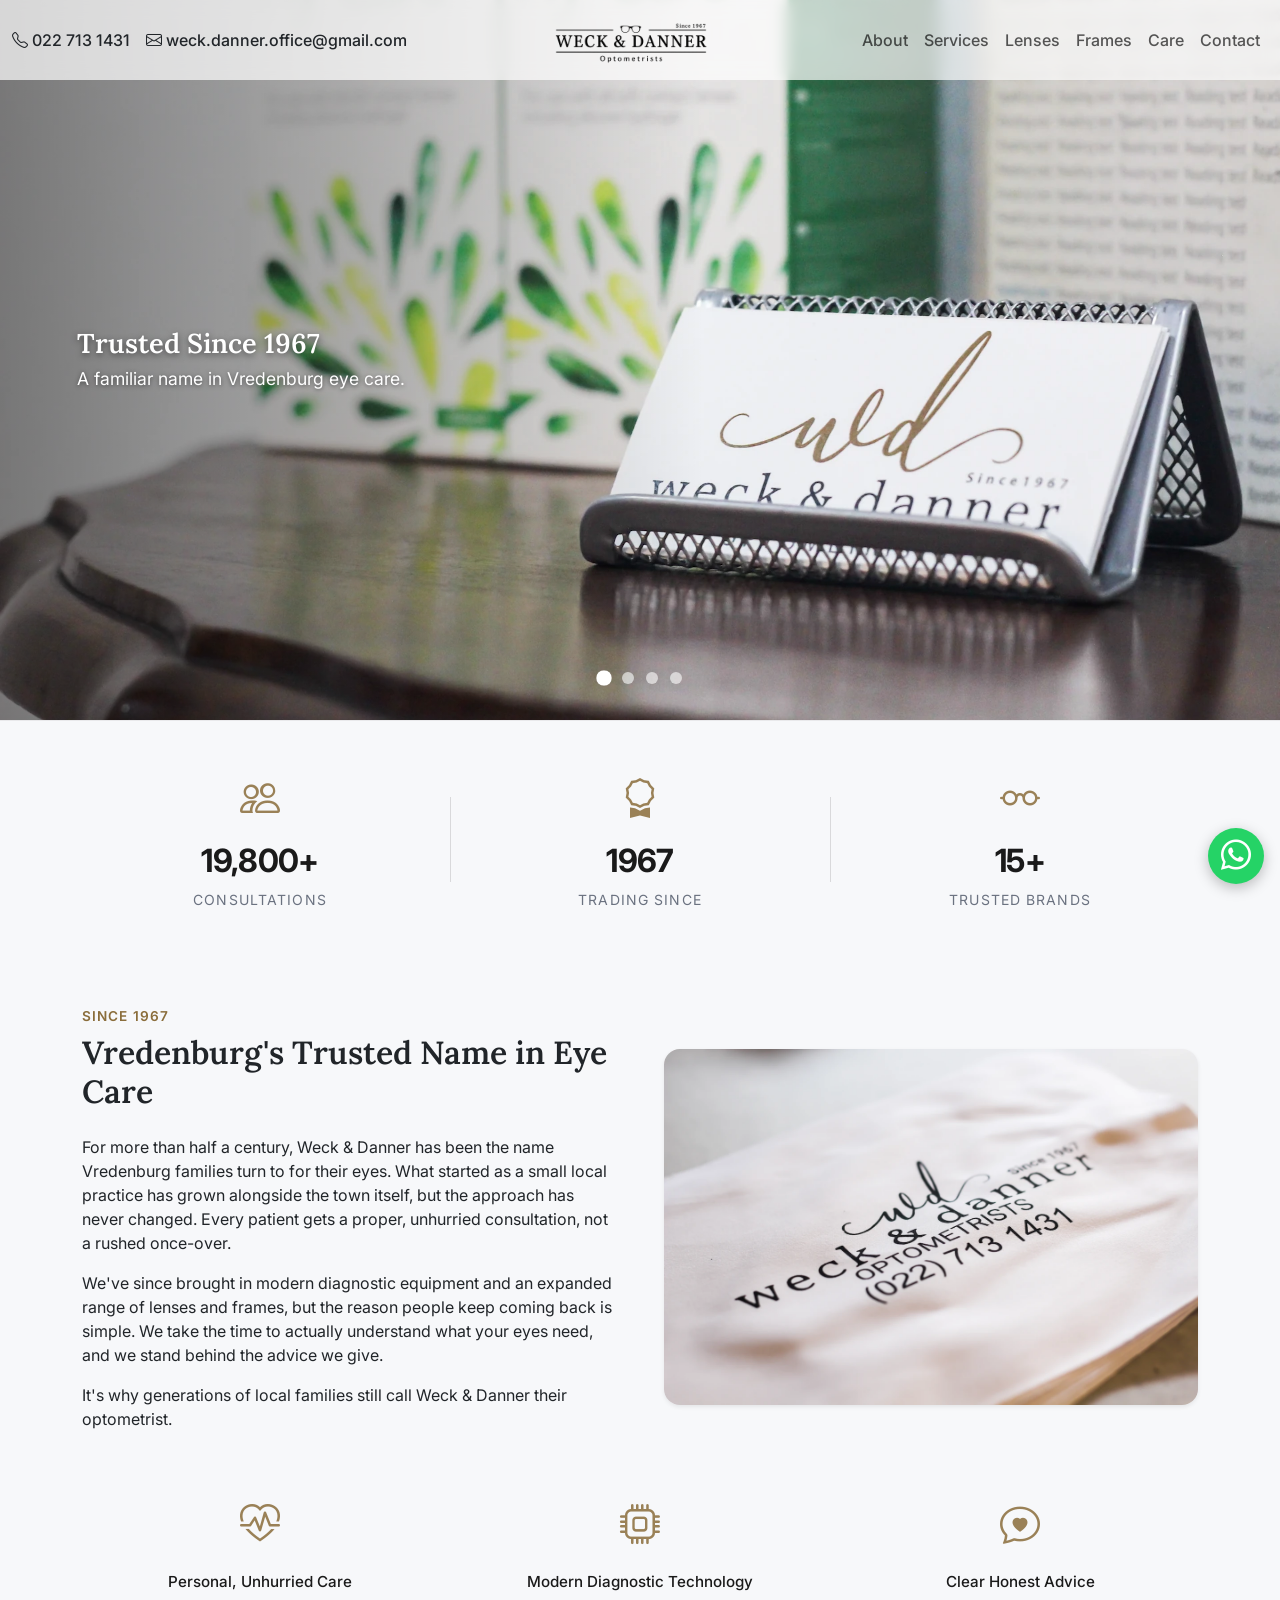
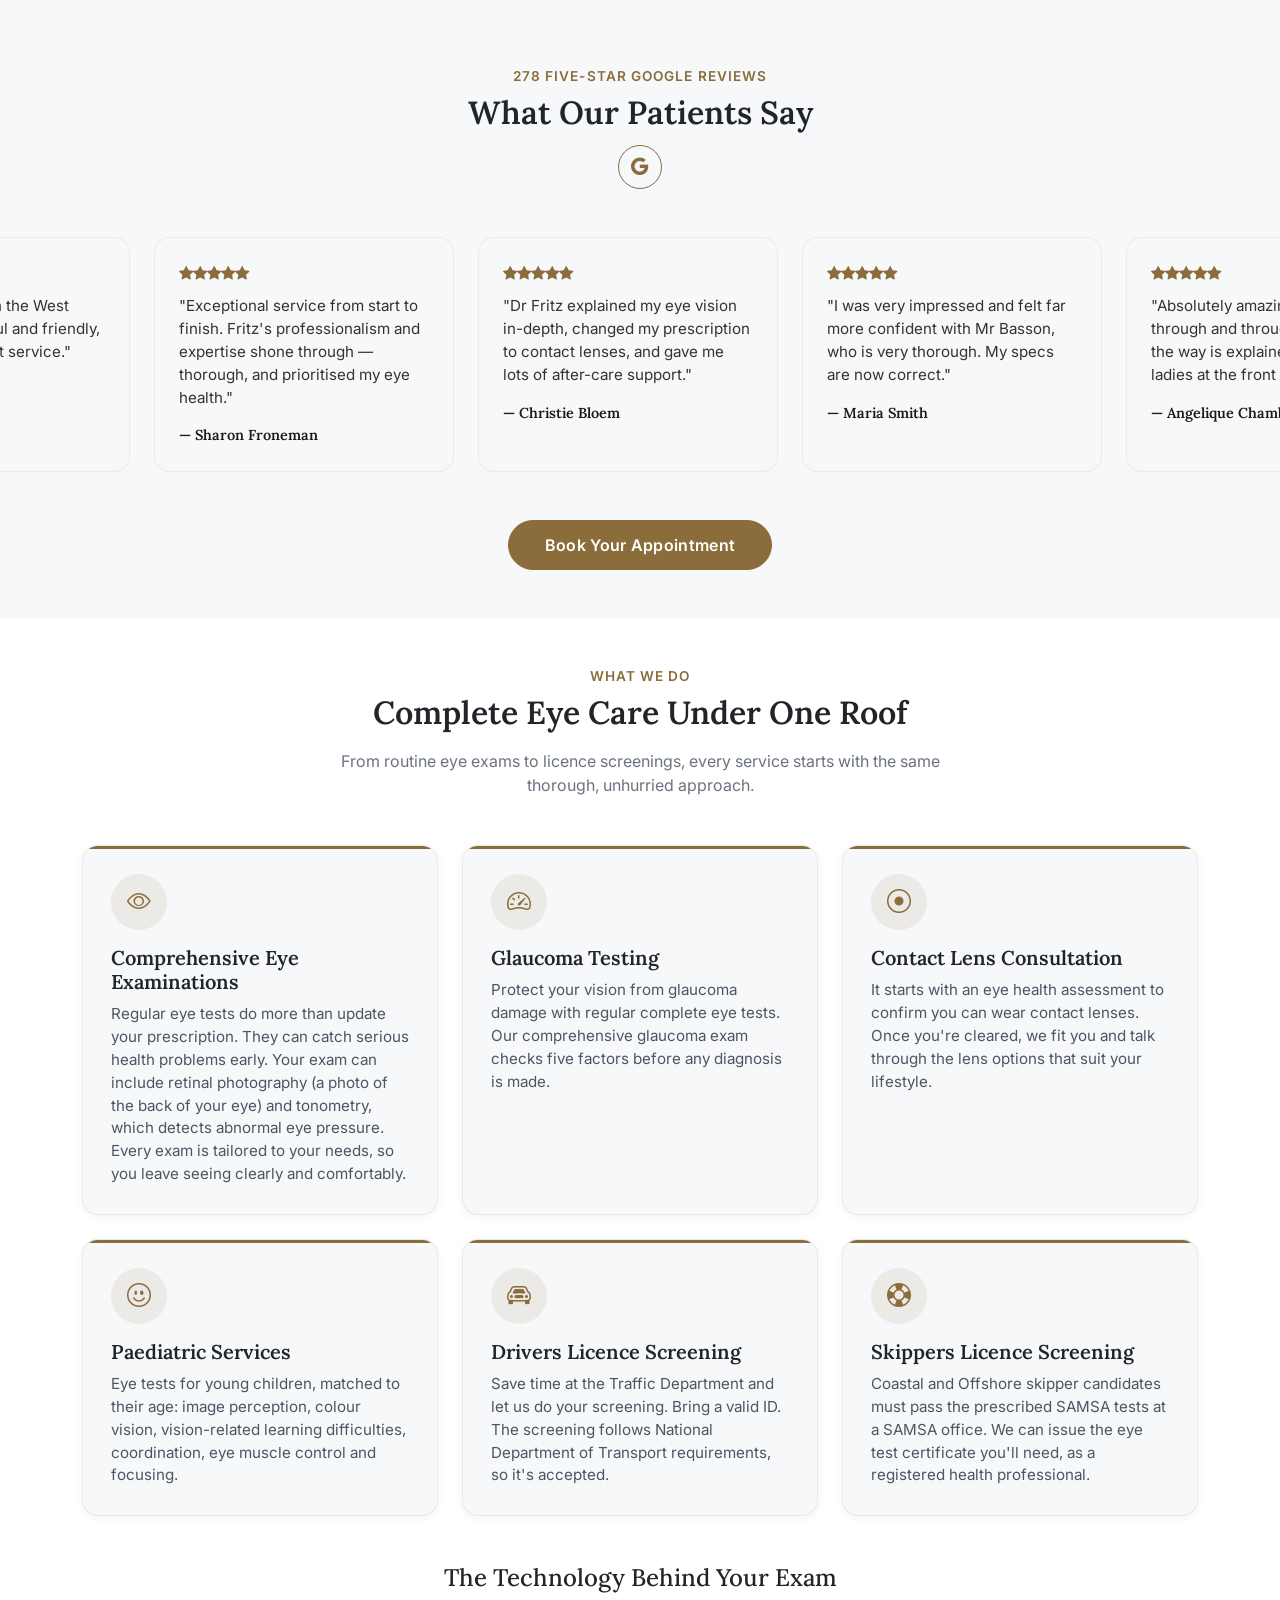
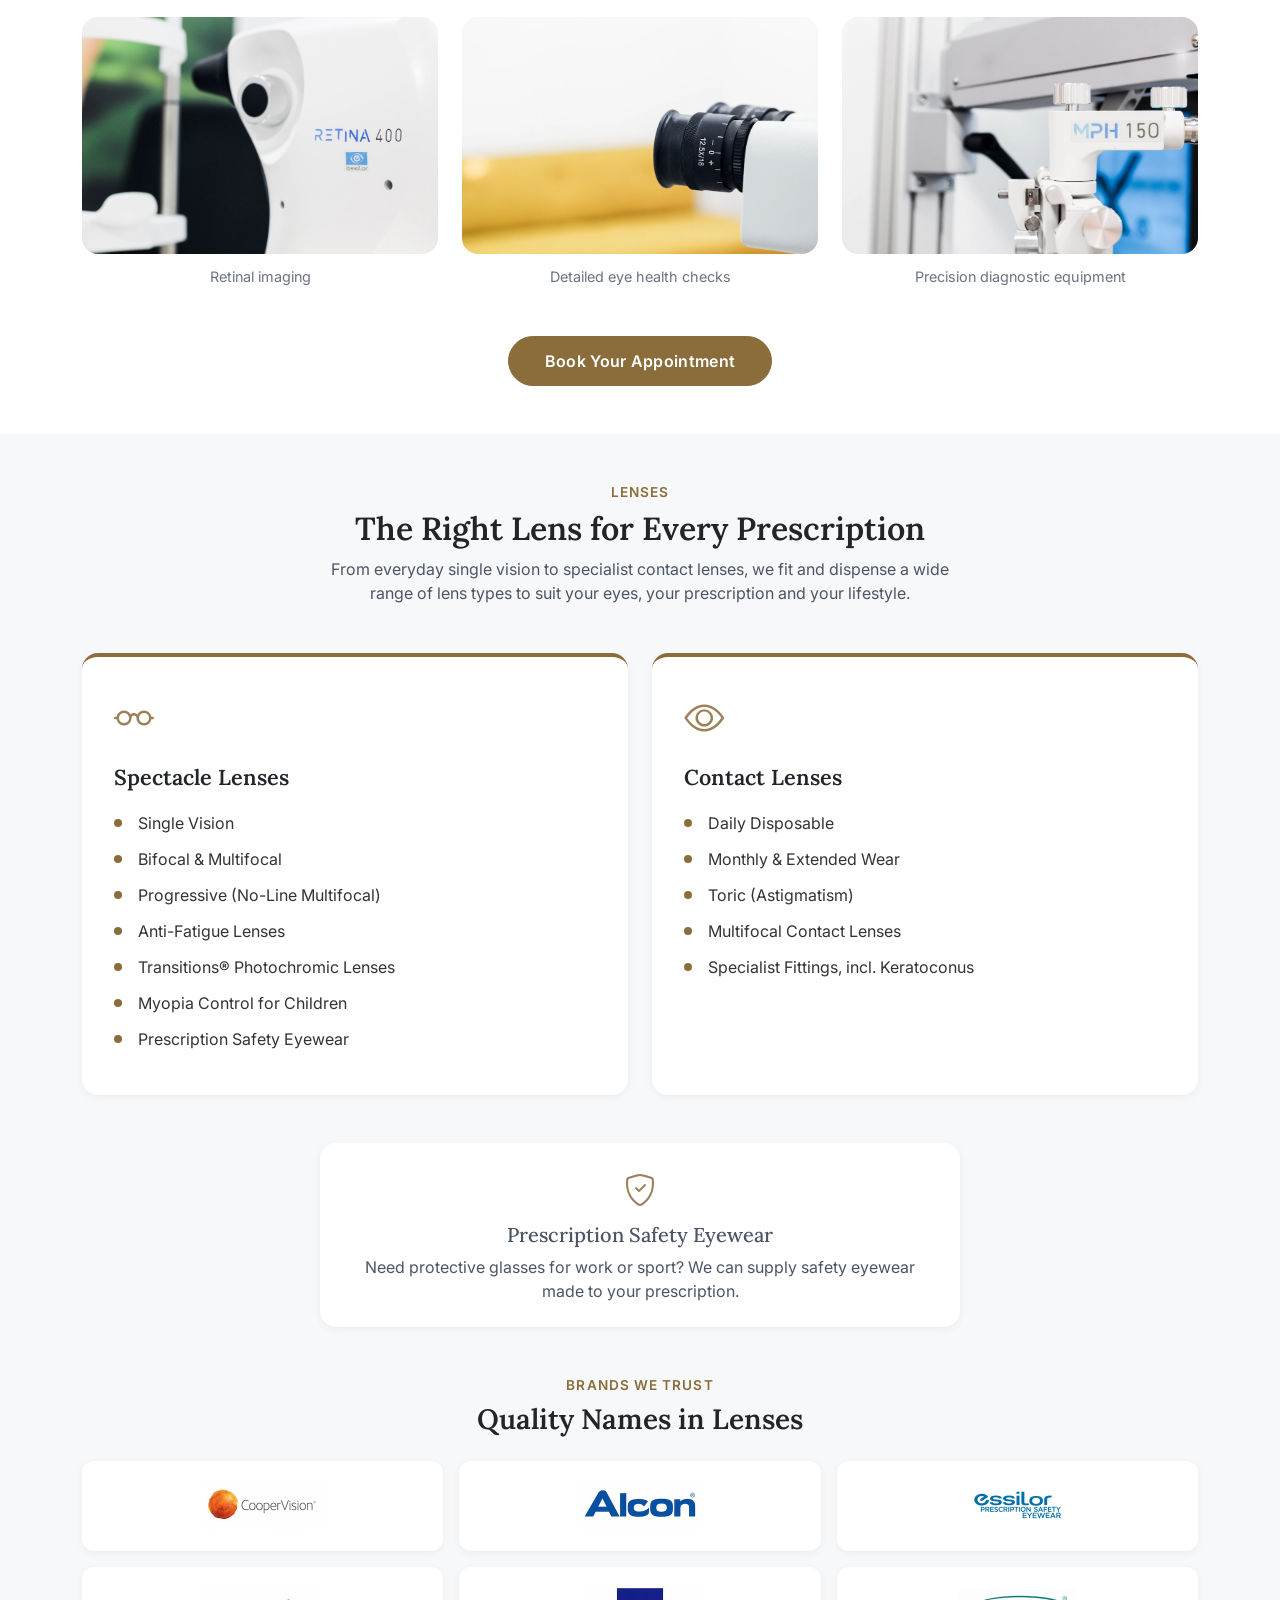
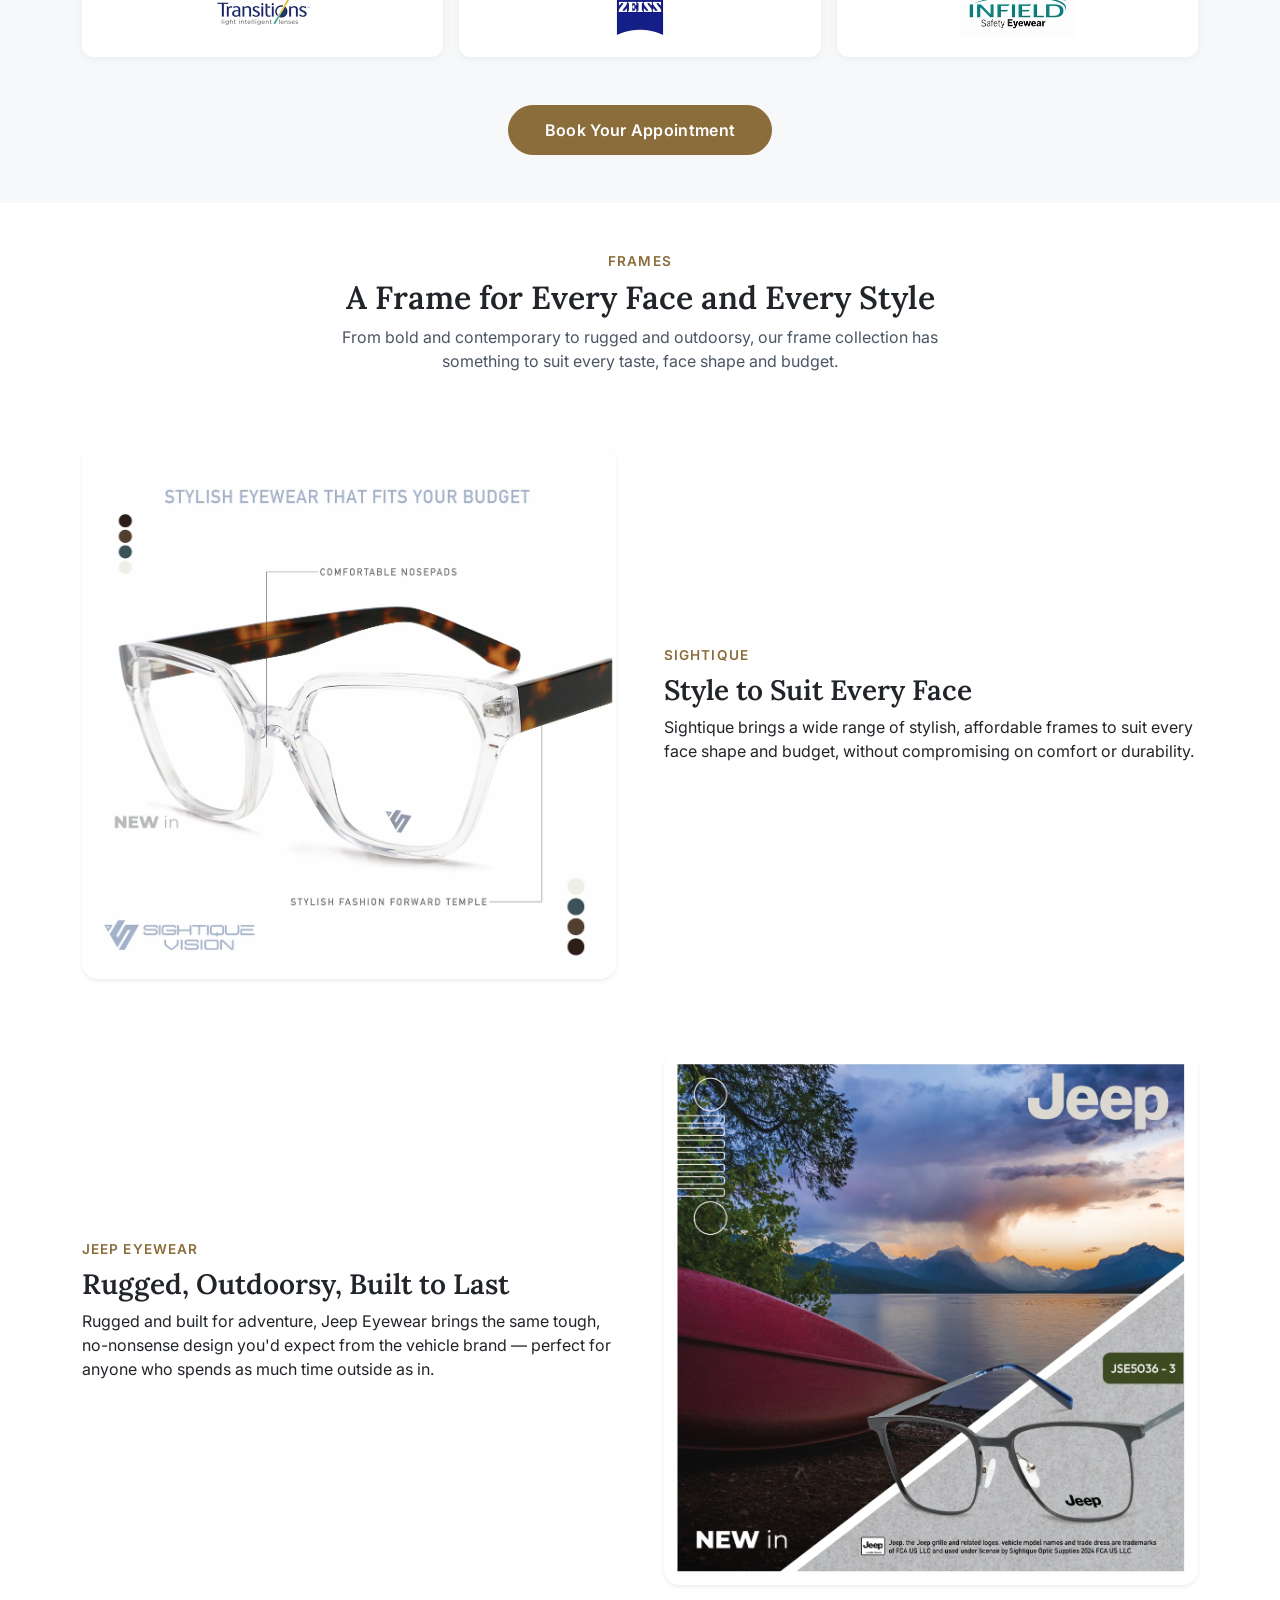
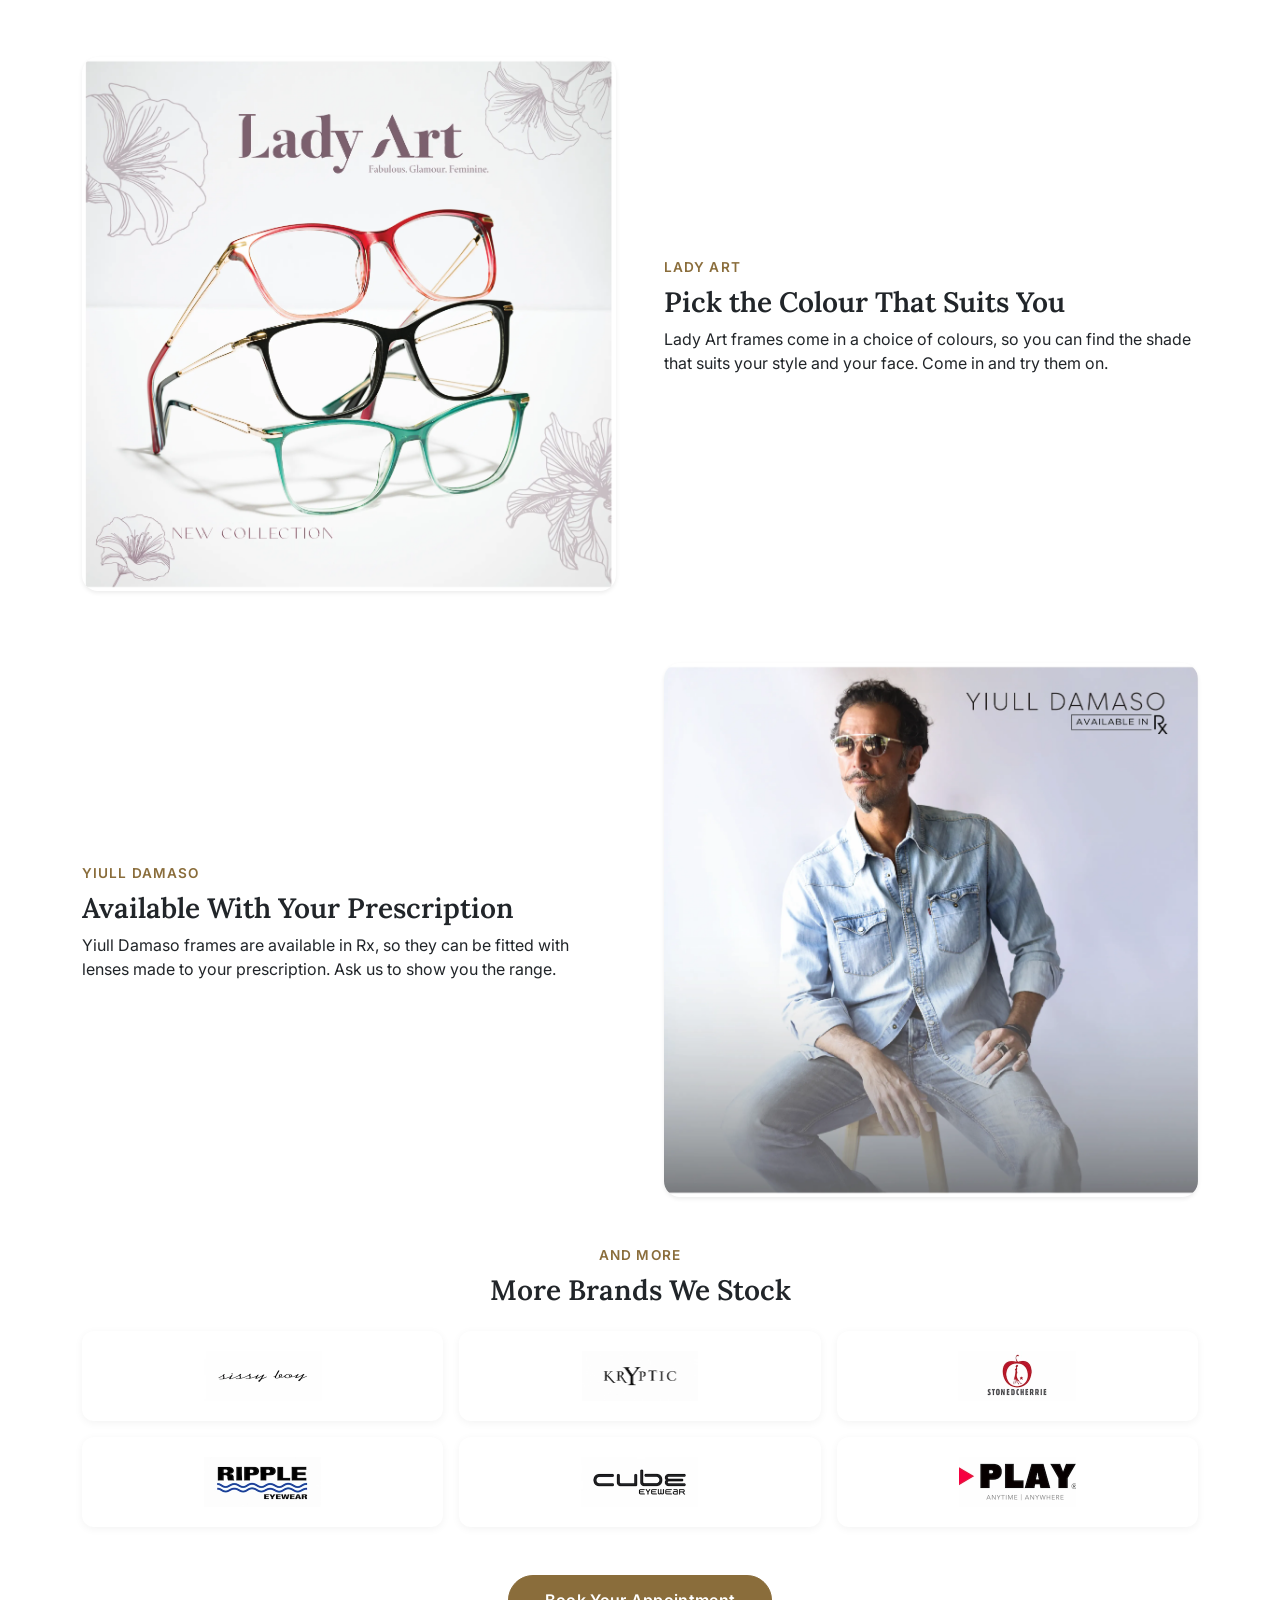
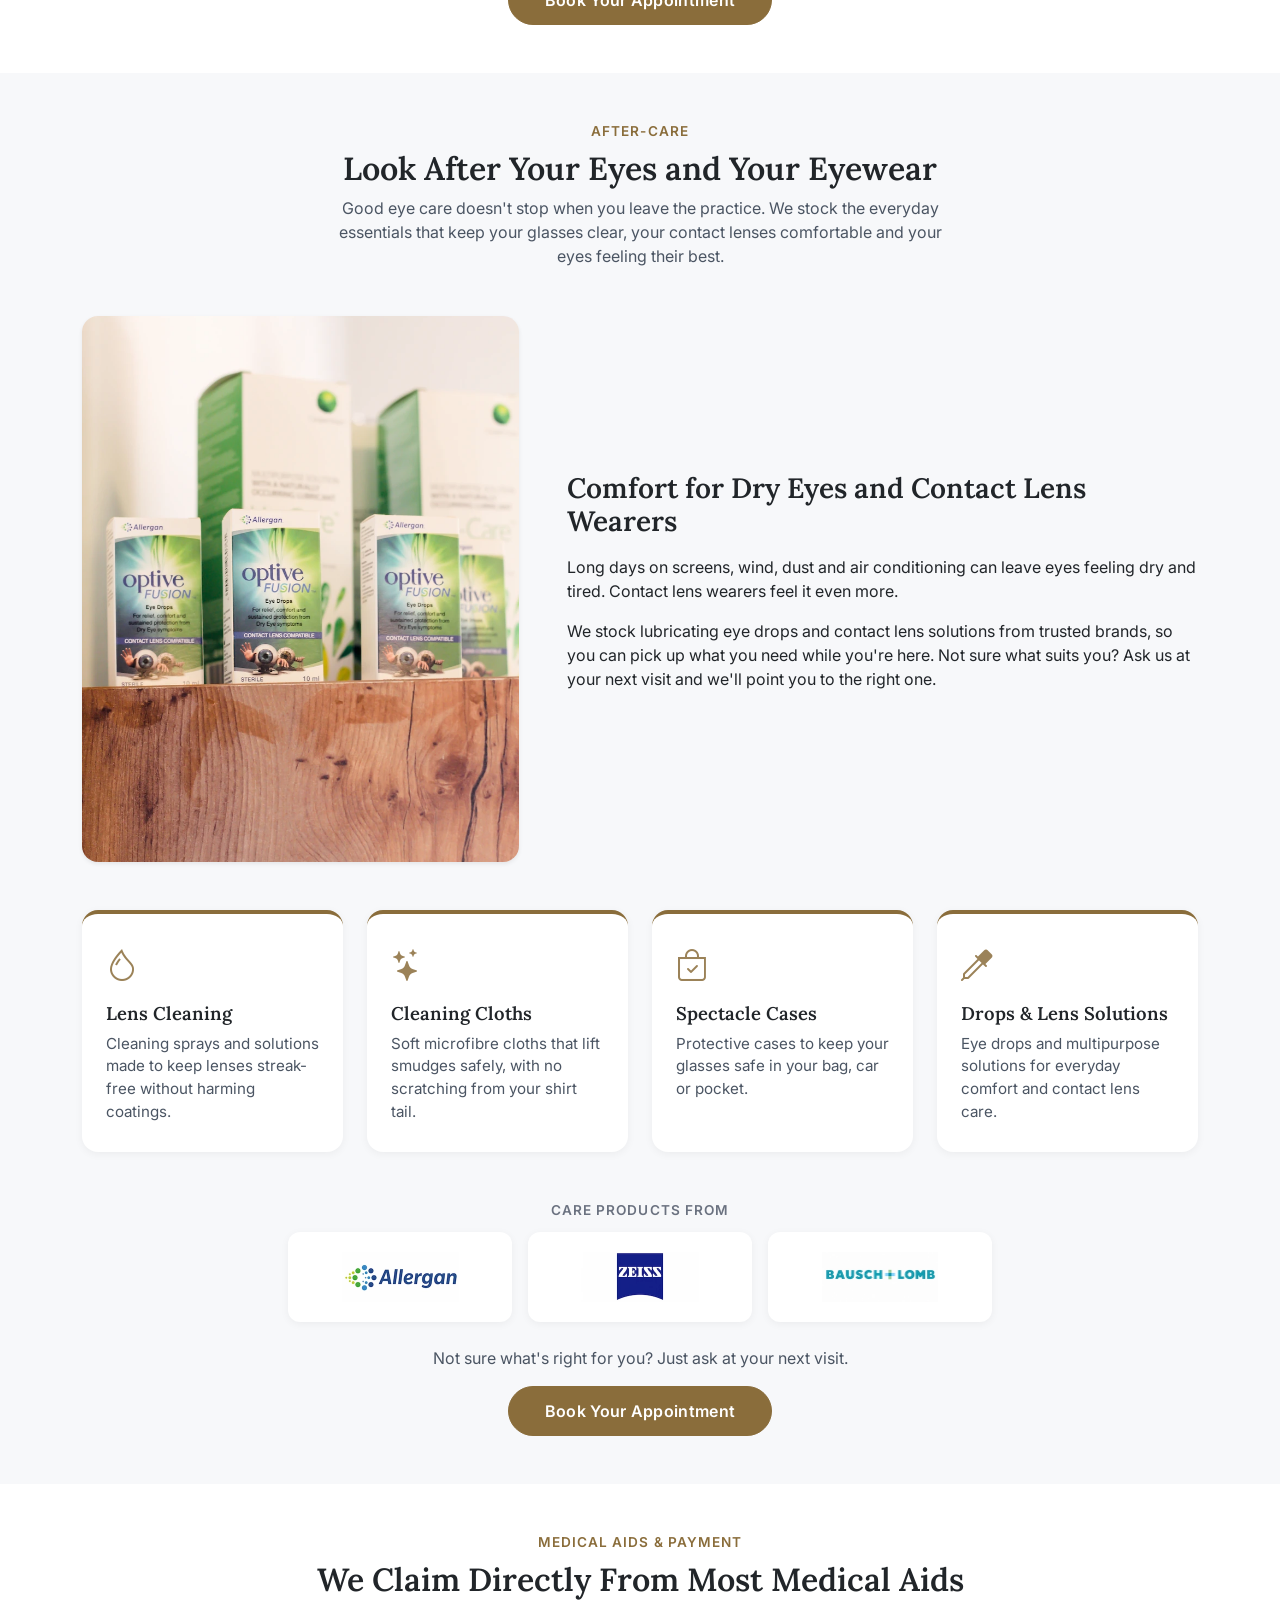
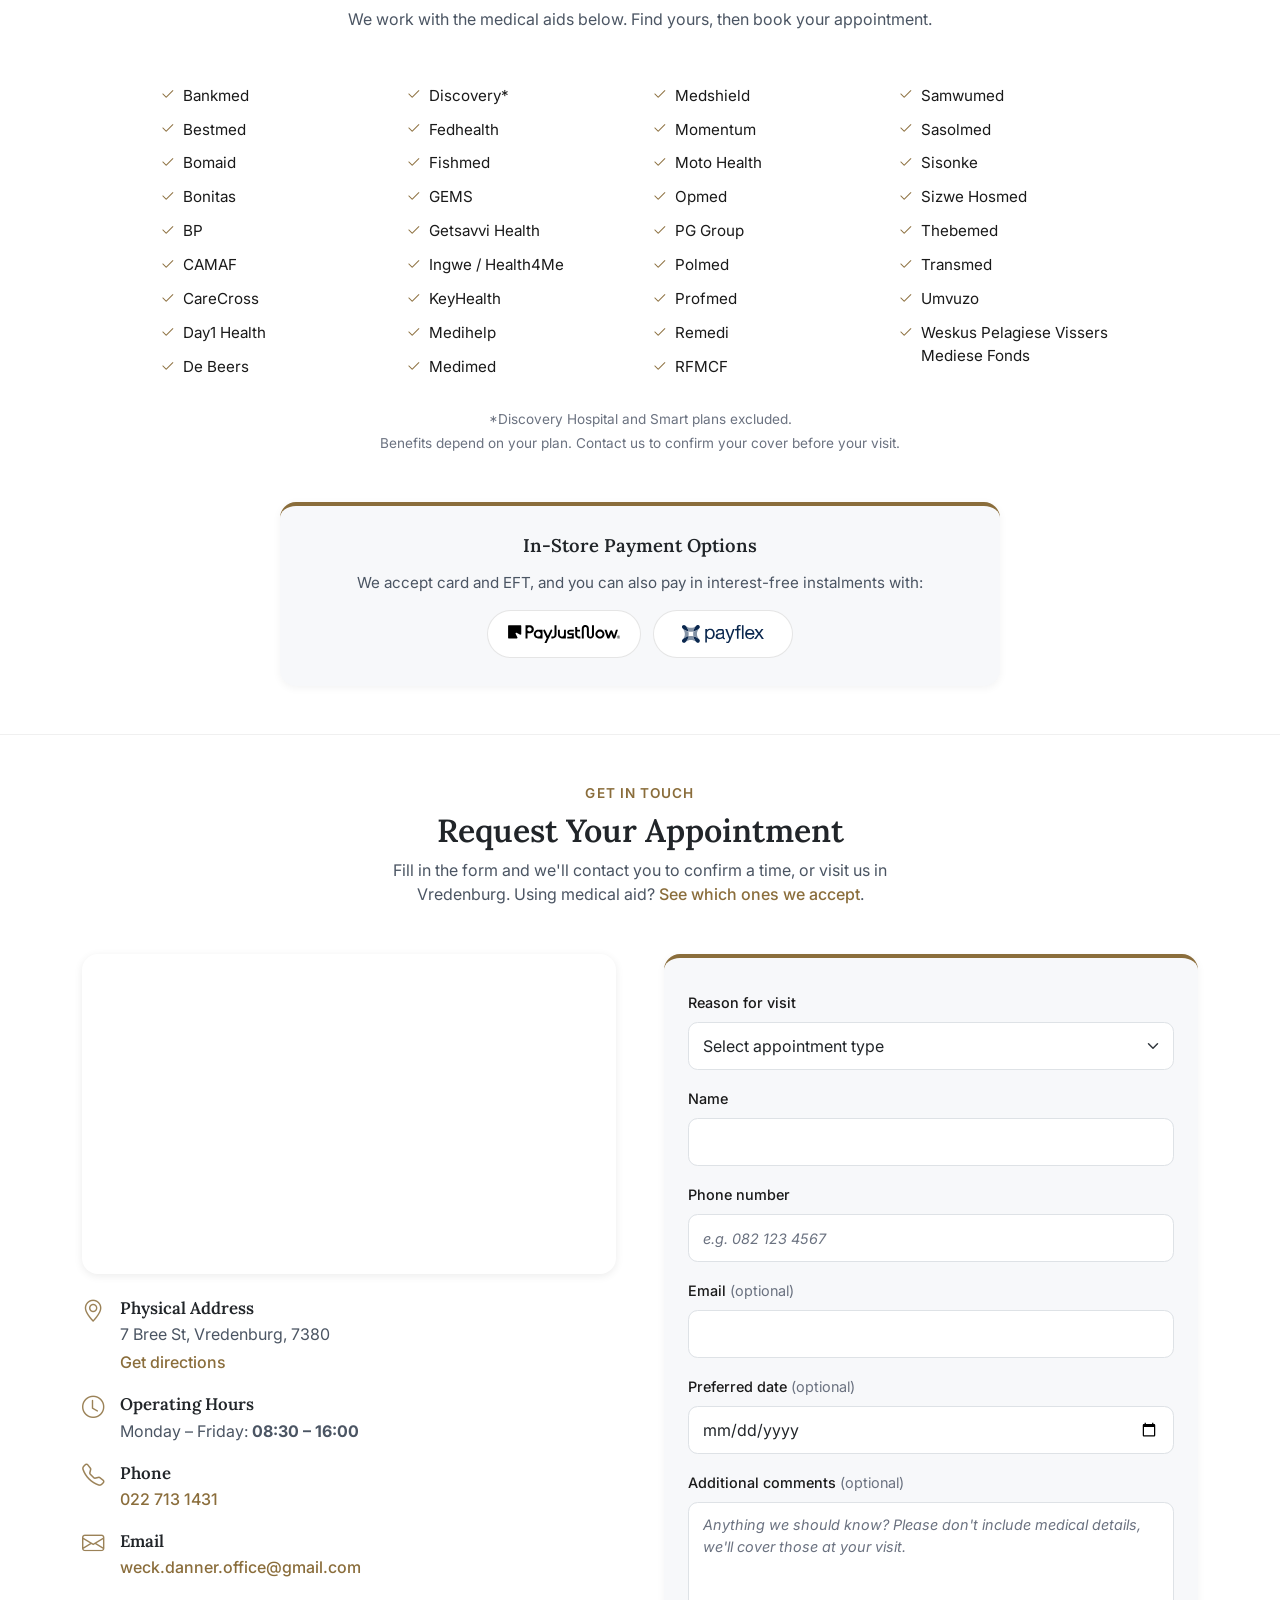
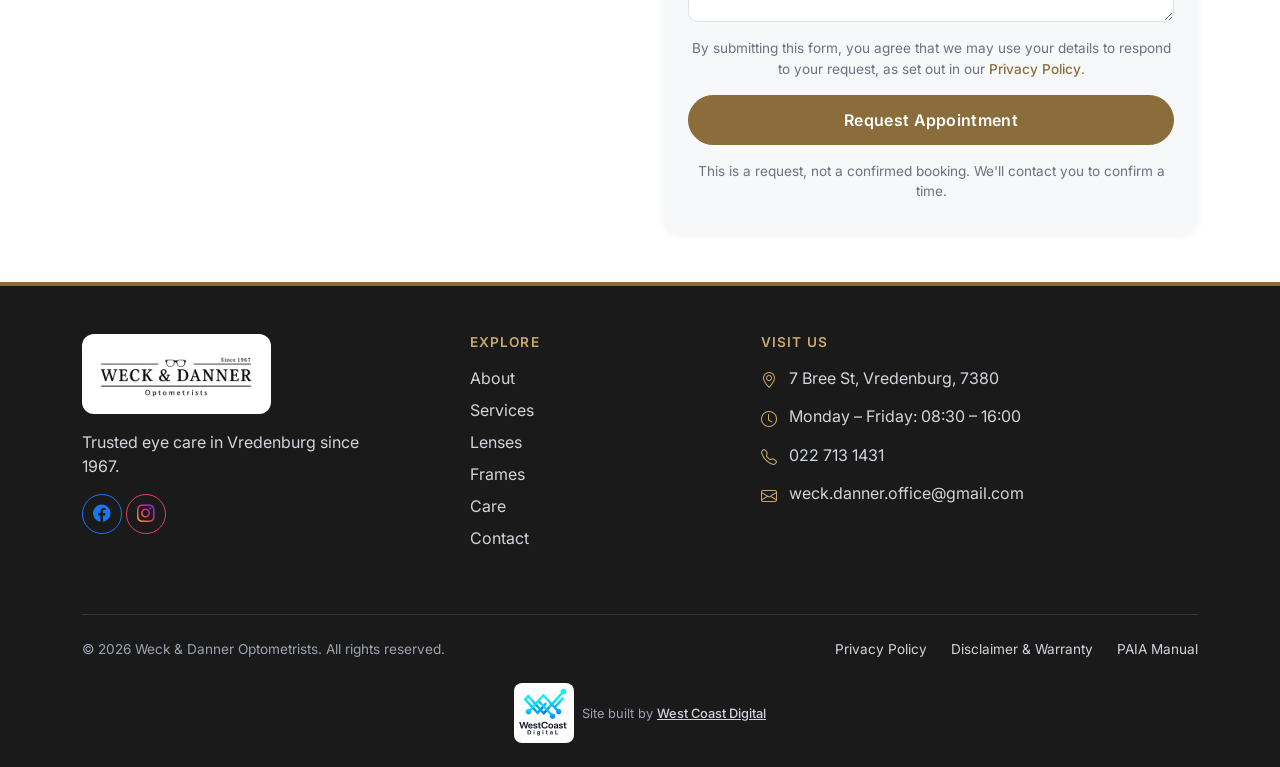
<file: index.html>
<!DOCTYPE html>
<html lang="en">
<head>
    <meta charset="UTF-8">
    <meta name="viewport" content="width=device-width, initial-scale=1.0">
    <title>Weck & Danner Optometrists | Eye Care in Vredenburg Since 1967</title>

<!-- meta tags -->

<meta name="description" content="Weck & Danner Optometrists in Vredenburg. Eye exams, contact lenses, frames and licence screenings since 1967. Request an appointment online.">

<link rel="icon" href="media/favicon.png?v=3" type="image/png">

<!-- Link previews (WhatsApp, Facebook) -->
<meta property="og:title" content="Weck & Danner Optometrists | Vredenburg">
<meta property="og:description" content="Trusted eye care in Vredenburg since 1967. Request your appointment online.">
<meta property="og:image" content="https://weckdanner.co.za/media/og-image.jpg">
<meta property="og:url" content="https://weckdanner.co.za/">
<meta property="og:type" content="website">

<!-- whatsapp link preview -->

  <meta property="og:site_name" content="Weck & Danner Optometrists">
  <meta property="og:locale" content="en_ZA">
  <meta property="og:image:width" content="1200">
  <meta property="og:image:height" content="630">
  
<!-- Canonical URL for SEO -->

<link rel="canonical" href="https://weckdanner.co.za/">

<!-- JSON-LD structured data for SEO -->

<script type="application/ld+json">
{
  "@context": "https://schema.org",
  "@type": "Optician",
  "name": "Weck & Danner Optometrists",
  "url": "https://weckdanner.co.za/",
  "logo": "https://weckdanner.co.za/media/weck-danner-logo.webp",
  "image": "https://weckdanner.co.za/media/og-image.jpg",
  "telephone": "+27227131431",
  "email": "weck.danner.office@gmail.com",
  "foundingDate": "1967",
  "address": {
    "@type": "PostalAddress",
    "streetAddress": "7 Bree St",
    "addressLocality": "Vredenburg",
    "postalCode": "7380",
    "addressRegion": "Western Cape",
    "addressCountry": "ZA"
  },
  "geo": {
    "@type": "GeoCoordinates",
    "latitude": -32.906967,
    "longitude": 17.987243
  },
  "openingHoursSpecification": [{
    "@type": "OpeningHoursSpecification",
    "dayOfWeek": ["Monday", "Tuesday", "Wednesday", "Thursday", "Friday"],
    "opens": "08:30",
    "closes": "16:00"
  }],
  "sameAs": [
    "https://www.facebook.com/weckanddanner/",
    "https://www.instagram.com/weck_and_danner_optometrists/"
  ]
}
</script>

<!-- Bootstrap -->

    <link href="https://cdn.jsdelivr.net/npm/bootstrap@5.3.8/dist/css/bootstrap.min.css" rel="stylesheet" integrity="sha384-sRIl4kxILFvY47J16cr9ZwB07vP4J8+LH7qKQnuqkuIAvNWLzeN8tE5YBujZqJLB" crossorigin="anonymous">

<!-- Bootstrap Icons -->
<link rel="stylesheet" href="https://cdn.jsdelivr.net/npm/bootstrap-icons@1.11.3/font/bootstrap-icons.css">

<!-- Google Fonts: Lora (headings) + Inter (body/nav) -->
<link rel="preconnect" href="https://fonts.googleapis.com">
<link rel="preconnect" href="https://fonts.gstatic.com" crossorigin>
<link href="https://fonts.googleapis.com/css2?family=Inter:wght@400;500;600&family=Lora:wght@500;600;700&display=swap" rel="stylesheet">

<!-- custom css -->

    <link rel="stylesheet" href="styles.css?v=6">   

</head>

<body>

  <nav class="navbar navbar-expand-lg fixed-top">
  <div class="container-fluid d-flex align-items-center justify-content-between">

    <!-- Left: contact info -->
    <div class="d-none d-lg-flex align-items-center gap-3 navbar-contact">
      <a href="tel:+27227131431" class="text-decoration-none">
        <i class="bi bi-telephone"></i> 022 713 1431
      </a>
      <a href="mailto:weck.danner.office@gmail.com" class="text-decoration-none">
        <i class="bi bi-envelope"></i> weck.danner.office@gmail.com
      </a>
    </div>

    <!-- Center: logo + toggler grouped -->
    <div class="navbar-brand-toggle-wrap">
      <a class="navbar-brand mx-auto" href="#home">
        <img src="media/weck-danner-logo.webp" alt="Weck & Danner Optometrists" width="400" height="160">
      </a>
      <button class="navbar-toggler" type="button" data-bs-toggle="collapse" data-bs-target="#navbarSupportedContent" aria-controls="navbarSupportedContent" aria-expanded="false" aria-label="Toggle navigation">
        <span class="navbar-toggler-icon"></span>
      </button>
    </div>

    <!-- Right: nav links -->
    <div class="collapse navbar-collapse flex-grow-0" id="navbarSupportedContent">
      <ul class="navbar-nav ms-auto mb-2 mb-lg-0">
        <li class="nav-item"><a class="nav-link" href="#about">About</a></li>
        <li class="nav-item"><a class="nav-link" href="#services">Services</a></li>
        <li class="nav-item"><a class="nav-link" href="#lenses">Lenses</a></li>
        <li class="nav-item"><a class="nav-link" href="#frames">Frames</a></li>
        <li class="nav-item"><a class="nav-link" href="#care">Care</a></li>
        <li class="nav-item"><a class="nav-link" href="#contact">Contact</a></li>
      </ul>

      <div class="d-lg-none navbar-contact-mobile mt-3">
        <a href="tel:+27227131431" class="text-decoration-none d-block mb-2">
          <i class="bi bi-telephone"></i> 022 713 1431
        </a>
        <a href="mailto:weck.danner.office@gmail.com" class="text-decoration-none d-block">
          <i class="bi bi-envelope"></i> weck.danner.office@gmail.com
        </a>
      </div>
    </div>

  </div>
</nav>

  <header>

<!-- home section within header -->

<section id="home">

<!-- Carousel -->
 <!-- Carousel caption overlay div for backround in images for white text readability. -->

<div id="carouselWeckDanner" class="carousel slide carousel-fade" data-bs-ride="carousel" data-bs-interval="4400" data-bs-pause="false">

  <div class="carousel-indicators">
    <button type="button" data-bs-target="#carouselWeckDanner" data-bs-slide-to="0" class="active" aria-current="true" aria-label="Slide 1"></button>
    <button type="button" data-bs-target="#carouselWeckDanner" data-bs-slide-to="1" aria-label="Slide 2"></button>
    <button type="button" data-bs-target="#carouselWeckDanner" data-bs-slide-to="2" aria-label="Slide 3"></button>
    <button type="button" data-bs-target="#carouselWeckDanner" data-bs-slide-to="3" aria-label="Slide 4"></button>
  </div>

  <div class="carousel-inner">
  <div class="carousel-item active">
  <img src="media/weck-danner-vredenburg-store-cards.webp" class="d-block w-100" width="1920" height="1280" fetchpriority="high" alt="Weck & Danner business cards displayed in-store in Vredenburg">
  <div class="carousel-caption-overlay"></div>
  <div class="carousel-caption-custom">
    <h5>Trusted Since 1967</h5>
    <p>A familiar name in Vredenburg eye care.</p>
  </div>
</div>

<div class="carousel-item">
 <img src="media/weck-danner-vredenburg-retina-400-machine.webp" class="d-block w-100" width="1920" height="1280" alt="Optometrist using a Retina 400 retinal camera during an eye exam at Weck & Danner">
  <div class="carousel-caption-overlay"></div>
  <div class="carousel-caption-custom">
    <h5>Advanced Diagnostic Technology</h5>
    <p>Precise retinal imaging for early detection.</p>
  </div>
</div>

<div class="carousel-item">
  <img src="media/weck-danner-vredenburg-frames-display.webp" class="d-block w-100" width="1920" height="1280" alt="Display of eyewear frames at Weck & Danner in Vredenburg">
  <div class="carousel-caption-overlay"></div>
  <div class="carousel-caption-custom">
    <h5>A Frame for Every Style</h5>
    <p>Browse our curated eyewear selection in-store.</p>
  </div>
</div>

<div class="carousel-item">
  <img src="media/weck-danner-vredenburg-documents.webp" class="d-block w-100" width="1920" height="1280" alt="Patient intake and eye test forms at Weck & Danner">
  <div class="carousel-caption-overlay"></div>
  <div class="carousel-caption-custom">
    <h5>Thorough, Personal Care</h5>
    <p>Every visit starts with understanding your needs.</p>
  </div>
</div>
</div>

</div>

<!-- stats strip -->

<div class="stats-strip py-5">
  <div class="container">
    <div class="row row-cols-1 row-cols-sm-3 text-center g-4">

      <div class="col d-flex align-items-center justify-content-center">
        <div class="flex-fill">
          <i class="bi bi-people fs-1 stat-icon"></i>
          <div class="stat-number fw-bold fs-2 mt-2">19,800+</div>
          <div class="stat-label small text-uppercase mt-1">Consultations</div>
        </div>
      </div>

      <div class="col d-flex align-items-center justify-content-center">
        <div class="flex-fill">
          <i class="bi bi-award fs-1 stat-icon"></i>
          <div class="stat-number fw-bold fs-2 mt-2">1967</div>
          <div class="stat-label small text-uppercase mt-1">Trading Since</div>
        </div>
      </div>

      <div class="col d-flex align-items-center justify-content-center">
        <div class="flex-fill">
          <i class="bi bi-eyeglasses fs-1 stat-icon"></i>
          <div class="stat-number fw-bold fs-2 mt-2">15+</div>
          <div class="stat-label small text-uppercase mt-1">Trusted Brands</div>
        </div>
      </div>

    </div>
  </div>
</div>

</section>

</header>

<main>

   <h1 class="visually-hidden">Weck &amp; Danner Optometrists – Eye Care in Vredenburg Since 1967</h1>

<!-- About section -->

<section id="about" class="about-section py-5">
  <div class="container">
    <div class="row align-items-center gy-5 gx-md-5">

      <div class="col-lg-6 order-lg-2">
        <img src="media/weck-danner-vredenburg-branded-pouch.webp" width="1200" height="800" loading="lazy"
             class="img-fluid rounded-4 shadow-sm about-img"
             alt="Weck & Danner branded pouch, trusted in Vredenburg since 1967">
      </div>

      <div class="col-lg-6 order-lg-1 reveal">
        <p class="about-kicker">Since 1967</p>
        <h2 class="mb-4">Vredenburg's Trusted Name in Eye Care</h2>
        <p>For more than half a century, Weck & Danner has been the name Vredenburg families turn to for their eyes. What started as a small local practice has grown alongside the town itself, but the approach has never changed. Every patient gets a proper, unhurried consultation, not a rushed once-over.</p>
        <p>We've since brought in modern diagnostic equipment and an expanded range of lenses and frames, but the reason people keep coming back is simple. We take the time to actually understand what your eyes need, and we stand behind the advice we give.</p>
        <p>It's why generations of local families still call Weck & Danner their optometrist.</p>
      </div>

    </div>

    <!-- Trust Row -->
    <div class="row text-center gy-4 mt-4 about-trust-row">

      <div class="col-md-4">
        <div class="about-trust-item">
          <i class="bi bi-heart-pulse fs-1 stat-icon"></i>
          <p class="about-trust-caption mt-3 mb-0">Personal, Unhurried Care</p>
        </div>
      </div>

      <div class="col-md-4">
        <div class="about-trust-item">
          <i class="bi bi-cpu fs-1 stat-icon"></i>
          <p class="about-trust-caption mt-3 mb-0">Modern Diagnostic Technology</p>
        </div>
      </div>

      <div class="col-md-4">
        <div class="about-trust-item">
          <i class="bi bi-chat-heart fs-1 stat-icon"></i>
          <p class="about-trust-caption mt-3 mb-0">Clear Honest Advice</p>
        </div>
      </div>

    </div>

  </div>

<!-- Reviews (nested inside About) -->
<div class="reviews-wrap mt-5 pt-4">
  <div class="text-center mb-5 reveal">
    <p class="about-kicker">278 Five-Star Google Reviews</p>
    <h2>What Our Patients Say</h2>
    <a href="https://maps.app.goo.gl/JBacdzH4Bppjn8U96"
   target="_blank" rel="noopener"
   class="reviews-google-link mt-1"
   aria-label="See all reviews on Google (opens in a new tab)">
  <i class="bi bi-google"></i>
</a>
  </div>


  <div class="reviews-marquee">
    <div class="reviews-track">

      <div class="review-card">
        <div class="review-stars">
          <i class="bi bi-star-fill"></i><i class="bi bi-star-fill"></i><i class="bi bi-star-fill"></i><i class="bi bi-star-fill"></i><i class="bi bi-star-fill"></i>
        </div>
        <p class="review-quote">"Best optometrist on the West Coast! Always helpful and friendly, paired with excellent service."</p>
        <p class="review-author">— Adel Kruger</p>
      </div>

      <div class="review-card">
        <div class="review-stars">
          <i class="bi bi-star-fill"></i><i class="bi bi-star-fill"></i><i class="bi bi-star-fill"></i><i class="bi bi-star-fill"></i><i class="bi bi-star-fill"></i>
        </div>
        <p class="review-quote">"Exceptional service from start to finish. Fritz's professionalism and expertise shone through — thorough, and prioritised my eye health."</p>
        <p class="review-author">— Sharon Froneman</p>
      </div>

      <div class="review-card">
        <div class="review-stars">
          <i class="bi bi-star-fill"></i><i class="bi bi-star-fill"></i><i class="bi bi-star-fill"></i><i class="bi bi-star-fill"></i><i class="bi bi-star-fill"></i>
        </div>
        <p class="review-quote">"Dr Fritz explained my eye vision in-depth, changed my prescription to contact lenses, and gave me lots of after-care support."</p>
        <p class="review-author">— Christie Bloem</p>
      </div>

      <div class="review-card">
        <div class="review-stars">
          <i class="bi bi-star-fill"></i><i class="bi bi-star-fill"></i><i class="bi bi-star-fill"></i><i class="bi bi-star-fill"></i><i class="bi bi-star-fill"></i>
        </div>
        <p class="review-quote">"I was very impressed and felt far more confident with Mr Basson, who is very thorough. My specs are now correct."</p>
        <p class="review-author">— Maria Smith</p>
      </div>

      <div class="review-card">
        <div class="review-stars">
          <i class="bi bi-star-fill"></i><i class="bi bi-star-fill"></i><i class="bi bi-star-fill"></i><i class="bi bi-star-fill"></i><i class="bi bi-star-fill"></i>
        </div>
        <p class="review-quote">"Absolutely amazing service through and through. Every step of the way is explained. Wonderful ladies at the front desk."</p>
        <p class="review-author">— Angelique Chamberlain</p>
      </div>

      <div class="review-card">
        <div class="review-stars">
          <i class="bi bi-star-fill"></i><i class="bi bi-star-fill"></i><i class="bi bi-star-fill"></i><i class="bi bi-star-fill"></i><i class="bi bi-star-fill"></i>
        </div>
        <p class="review-quote">"A very open, friendly and efficient practice. My eye exam was highly professional. I highly recommend this practice!"</p>
        <p class="review-author">— Fiona Haller</p>
      </div>

      <div class="review-card">
        <div class="review-stars">
          <i class="bi bi-star-fill"></i><i class="bi bi-star-fill"></i><i class="bi bi-star-fill"></i><i class="bi bi-star-fill"></i><i class="bi bi-star-fill"></i>
        </div>
        <p class="review-quote">"Best eye test I ever had. One of the best in the trade — his staff are friendly and professional. A 5 star experience!"</p>
        <p class="review-author">— Neels Roodt</p>
      </div>

      <div class="review-card">
        <div class="review-stars">
          <i class="bi bi-star-fill"></i><i class="bi bi-star-fill"></i><i class="bi bi-star-fill"></i><i class="bi bi-star-fill"></i><i class="bi bi-star-fill"></i>
        </div>
        <p class="review-quote">"My mother is highly impressed by the whole process and the excellent service she received — thank you for taking care of the elderly."</p>
        <p class="review-author">— Mariane Mouton</p>
      </div>

      <div class="review-card">
        <div class="review-stars">
          <i class="bi bi-star-fill"></i><i class="bi bi-star-fill"></i><i class="bi bi-star-fill"></i><i class="bi bi-star-fill"></i><i class="bi bi-star-fill"></i>
        </div>
        <p class="review-quote">"Experienced, thorough in testing and explaining my eye condition, recommending the best options and after-care."</p>
        <p class="review-author">— Christopher Jacobs</p>
      </div>

      <!-- Duplicate set below — needed so the marquee loop is seamless.
           aria-hidden="true" for screen readers. -->

      <div class="review-card" aria-hidden="true">
        <div class="review-stars">
          <i class="bi bi-star-fill"></i><i class="bi bi-star-fill"></i><i class="bi bi-star-fill"></i><i class="bi bi-star-fill"></i><i class="bi bi-star-fill"></i>
        </div>
        <p class="review-quote">"Best optometrist on the West Coast! Always helpful and friendly, paired with excellent service."</p>
        <p class="review-author">— Adel Kruger</p>
      </div>

      <div class="review-card" aria-hidden="true">
        <div class="review-stars">
          <i class="bi bi-star-fill"></i><i class="bi bi-star-fill"></i><i class="bi bi-star-fill"></i><i class="bi bi-star-fill"></i><i class="bi bi-star-fill"></i>
        </div>
        <p class="review-quote">"Exceptional service from start to finish. Fritz's professionalism and expertise shone through — thorough, and prioritised my eye health."</p>
        <p class="review-author">— Sharon Froneman</p>
      </div>

      <div class="review-card" aria-hidden="true">
        <div class="review-stars">
          <i class="bi bi-star-fill"></i><i class="bi bi-star-fill"></i><i class="bi bi-star-fill"></i><i class="bi bi-star-fill"></i><i class="bi bi-star-fill"></i>
        </div>
        <p class="review-quote">"Dr Fritz explained my eye vision in-depth, changed my prescription to contact lenses, and gave me lots of after-care support."</p>
        <p class="review-author">— Christie Bloem</p>
      </div>

      <div class="review-card" aria-hidden="true">
        <div class="review-stars">
          <i class="bi bi-star-fill"></i><i class="bi bi-star-fill"></i><i class="bi bi-star-fill"></i><i class="bi bi-star-fill"></i><i class="bi bi-star-fill"></i>
        </div>
        <p class="review-quote">"I was very impressed and felt far more confident with Mr Basson, who is very thorough. My specs are now correct."</p>
        <p class="review-author">— Maria Smith</p>
      </div>

      <div class="review-card" aria-hidden="true">
        <div class="review-stars">
          <i class="bi bi-star-fill"></i><i class="bi bi-star-fill"></i><i class="bi bi-star-fill"></i><i class="bi bi-star-fill"></i><i class="bi bi-star-fill"></i>
        </div>
        <p class="review-quote">"Absolutely amazing service through and through. Every step of the way is explained. Wonderful ladies at the front desk."</p>
        <p class="review-author">— Angelique Chamberlain</p>
      </div>

      <div class="review-card" aria-hidden="true">
        <div class="review-stars">
          <i class="bi bi-star-fill"></i><i class="bi bi-star-fill"></i><i class="bi bi-star-fill"></i><i class="bi bi-star-fill"></i><i class="bi bi-star-fill"></i>
        </div>
        <p class="review-quote">"A very open, friendly and efficient practice. My eye exam was highly professional. I highly recommend this practice!"</p>
        <p class="review-author">— Fiona Haller</p>
      </div>

      <div class="review-card" aria-hidden="true">
        <div class="review-stars">
          <i class="bi bi-star-fill"></i><i class="bi bi-star-fill"></i><i class="bi bi-star-fill"></i><i class="bi bi-star-fill"></i><i class="bi bi-star-fill"></i>
        </div>
        <p class="review-quote">"Best eye test I ever had. One of the best in the trade — his staff are friendly and professional. A 5 star experience!"</p>
        <p class="review-author">— Neels Roodt</p>
      </div>

      <div class="review-card" aria-hidden="true">
        <div class="review-stars">
          <i class="bi bi-star-fill"></i><i class="bi bi-star-fill"></i><i class="bi bi-star-fill"></i><i class="bi bi-star-fill"></i><i class="bi bi-star-fill"></i>
        </div>
        <p class="review-quote">"My mother is highly impressed by the whole process and the excellent service she received — thank you for taking care of the elderly."</p>
        <p class="review-author">— Mariane Mouton</p>
      </div>

      <div class="review-card" aria-hidden="true">
        <div class="review-stars">
          <i class="bi bi-star-fill"></i><i class="bi bi-star-fill"></i><i class="bi bi-star-fill"></i><i class="bi bi-star-fill"></i><i class="bi bi-star-fill"></i>
        </div>
        <p class="review-quote">"Experienced, thorough in testing and explaining my eye condition, recommending the best options and after-care."</p>
        <p class="review-author">— Christopher Jacobs</p>
      </div>

    </div>
  </div>
</div>

<!-- appointment CTA -->

<div class="text-center mt-5">
  <a href="#contact" class="btn-booking">
    Book Your Appointment
  </a>
</div>

</section>

<!-- Services section -->

<section id="services" class="services-section py-5">
  <div class="container">

    <div class="text-center mb-5 reveal">
      <p class="about-kicker">What We Do</p>
      <h2>Complete Eye Care Under One Roof</h2>
      <p class="services-intro mt-3">From routine eye exams to licence screenings, every service starts with the same thorough, unhurried approach.</p>
    </div>

    <div class="row row-cols-1 row-cols-md-2 row-cols-lg-3 g-4">

      <div class="col reveal" style="--reveal-delay: 0s">
        <div class="service-card">
          <div class="service-icon"><i class="bi bi-eye"></i></div>
          <h3>Comprehensive Eye Examinations</h3>
          <p>Regular eye tests do more than update your prescription. They can catch serious health problems early. Your exam can include retinal photography (a photo of the back of your eye) and tonometry, which detects abnormal eye pressure. Every exam is tailored to your needs, so you leave seeing clearly and comfortably.</p>
        </div>
      </div>

      <div class="col reveal" style="--reveal-delay: 0.1s">
        <div class="service-card">
          <div class="service-icon"><i class="bi bi-speedometer2"></i></div>
          <h3>Glaucoma Testing</h3>
          <p>Protect your vision from glaucoma damage with regular complete eye tests. Our comprehensive glaucoma exam checks five factors before any diagnosis is made.</p>
        </div>
      </div>

      <div class="col reveal" style="--reveal-delay: 0.2s">
        <div class="service-card">
          <div class="service-icon"><i class="bi bi-record-circle"></i></div>
          <h3>Contact Lens Consultation</h3>
          <p>It starts with an eye health assessment to confirm you can wear contact lenses. Once you're cleared, we fit you and talk through the lens options that suit your lifestyle.</p>
        </div>
      </div>

      <div class="col reveal" style="--reveal-delay: 0s">
        <div class="service-card">
          <div class="service-icon"><i class="bi bi-emoji-smile"></i></div>
          <h3>Paediatric Services</h3>
          <p>Eye tests for young children, matched to their age: image perception, colour vision, vision-related learning difficulties, coordination, eye muscle control and focusing.</p>
        </div>
      </div>

      <div class="col reveal" style="--reveal-delay: 0.1s">
        <div class="service-card">
          <div class="service-icon"><i class="bi bi-car-front"></i></div>
          <h3>Drivers Licence Screening</h3>
          <p>Save time at the Traffic Department and let us do your screening. Bring a valid ID. The screening follows National Department of Transport requirements, so it's accepted.</p>
        </div>
      </div>

      <div class="col reveal" style="--reveal-delay: 0.2s">
        <div class="service-card">
          <div class="service-icon"><i class="bi bi-life-preserver"></i></div>
          <h3>Skippers Licence Screening</h3>
          <p>Coastal and Offshore skipper candidates must pass the prescribed SAMSA tests at a SAMSA office. We can issue the eye test certificate you'll need, as a registered health professional.</p>
        </div>
      </div>

    </div>

  <!-- Equipment photo strip -->
<h3 class="h4 text-center mt-5 mb-4">The Technology Behind Your Exam</h3>

<div class="row g-4">

  <div class="col-md-4 reveal" style="--reveal-delay: 0s">
    <figure class="m-0">
      <img src="media/weck-danner-vredenburg-retina-400-detail.webp" class="equipment-img" width="1000" height="667" alt="Retina 400 retinal camera at Weck & Danner" loading="lazy">
      <figcaption class="equipment-caption">Retinal imaging</figcaption>
    </figure>
  </div>

  <div class="col-md-4 reveal" style="--reveal-delay: 0.1s">
    <figure class="m-0">
      <img src="media/weck-danner-vredenburg-slit-lamp-eyepiece.webp" class="equipment-img" width="1000" height="667" alt="Slit lamp eyepiece used for eye health examinations at Weck & Danner" loading="lazy">
      <figcaption class="equipment-caption">Detailed eye health checks</figcaption>
    </figure>
  </div>

  <div class="col-md-4 reveal" style="--reveal-delay: 0.2s">
    <figure class="m-0">
      <img src="media/weck-danner-vredenburg-mph-150.webp" class="equipment-img" width="1000" height="667" alt="MPH 150 diagnostic instrument at Weck & Danner" loading="lazy">
      <figcaption class="equipment-caption">Precision diagnostic equipment</figcaption>
    </figure>
  </div>

</div>

<div class="text-center mt-5">
  <a href="#contact" class="btn-booking">Book Your Appointment</a>
</div>

</div>
</section>

<!-- Lenses section -->

<section id="lenses" class="lenses-section py-5 ">
  <div class="container">

    <div class="text-center mb-5 reveal">
      <p class="about-kicker">Lenses</p>
      <h2>The Right Lens for Every Prescription</h2>
      <p class="lenses-intro mx-auto">From everyday single vision to specialist contact lenses, we fit and dispense a wide range of lens types to suit your eyes, your prescription and your lifestyle.</p>
    </div>

    <div class="row g-4 mb-5">

      <div class="col-lg-6">
        <div class="lens-type-card h-100">
          <i class="bi bi-eyeglasses fs-1 stat-icon"></i>
          <h3>Spectacle Lenses</h3>
          <ul class="lens-list">
            <li>Single Vision</li>
            <li>Bifocal &amp; Multifocal</li>
            <li>Progressive (No-Line Multifocal)</li>
            <li>Anti-Fatigue Lenses</li>
            <li>Transitions&reg; Photochromic Lenses</li>
            <li>Myopia Control for Children</li>
            <li>Prescription Safety Eyewear</li>
          </ul>
        </div>
      </div>

      <div class="col-lg-6">
        <div class="lens-type-card h-100">
          <i class="bi bi-eye fs-1 stat-icon"></i>
          <h3>Contact Lenses</h3>
          <ul class="lens-list">
            <li>Daily Disposable</li>
            <li>Monthly &amp; Extended Wear</li>
            <li>Toric (Astigmatism)</li>
            <li>Multifocal Contact Lenses</li>
            <li>Specialist Fittings, incl. Keratoconus</li>
          </ul>
        </div>
      </div>

    </div>

    <!-- safety callout -->

    <div class="safety-callout text-center mb-5">
  <i class="bi bi-shield-check fs-2 stat-icon"></i>
  <h3 class="h5 mt-2">Prescription Safety Eyewear</h3>
  <p class="mb-0">Need protective glasses for work or sport? We can supply safety eyewear made to your prescription.</p>
    </div>

    <!-- Brand strip -->
    <div class="text-center mb-4">
      <p class="about-kicker">Brands We Trust</p>
      <h3>Quality Names in Lenses</h3>
    </div>

<div class="row row-cols-2 row-cols-md-3 row-cols-xxl-6 g-3 brand-logo-row">
  <div class="col">
    <div class="brand-logo-card">
      <img src="media/weck-danner-vredenburg-coopervision-logo.webp" alt="CooperVision" width="236" height="100" loading="lazy">
    </div>
  </div>
  <div class="col">
    <div class="brand-logo-card">
      <img src="media/weck-danner-vredenburg-alcon-logo.webp" alt="Alcon" width="236" height="100" loading="lazy">
    </div>
  </div>
  <div class="col">
    <div class="brand-logo-card">
      <img src="media/weck-danner-vredenburg-essilor-logo.webp" alt="Essilor Prescription Safety Eyewear" width="234" height="100" loading="lazy">
    </div>
  </div>
  <div class="col">
    <div class="brand-logo-card">
      <img src="media/weck-danner-vredenburg-transitions-logo.webp" alt="Transitions" width="234" height="100" loading="lazy">
    </div>
  </div>
  <div class="col">
  <div class="brand-logo-card">
    <img src="media/weck-danner-vredenburg-zeiss-logo.webp" alt="Zeiss" width="236" height="100" loading="lazy">
  </div>
</div>
<div class="col">
  <div class="brand-logo-card">
    <img src="media/weck-danner-vredenburg-infield-safety-logo.webp" alt="Infield Safety" width="233" height="100" loading="lazy">
  </div>
</div>
</div>

  

      <!-- appointment CTA -->
    <div class="text-center mt-5">
      <a href="#contact" class="btn-booking">
        Book Your Appointment
      </a>
    </div>

    </div>

</section>

<!-- Frames section -->

<section id="frames" class="frames-section py-5 ">
  <div class="container">

    <div class="text-center mb-5 reveal">
      <p class="about-kicker">Frames</p>
      <h2>A Frame for Every Face and Every Style</h2>
      <p class="lenses-intro mx-auto">From bold and contemporary to rugged and outdoorsy, our frame collection has something to suit every taste, face shape and budget.</p>
    </div>

    <!-- Sightique -->
    <div class="row align-items-center gy-4 gx-md-5 frame-feature-row mt-5">
      <div class="col-lg-6 order-lg-1 reveal reveal-left">
        <img src="media/weck-danner-vredenburg-sightique-eyewear-feature.webp"
             class="img-fluid rounded-4 shadow-sm frame-feature-img"
             width="2286" height="2286" loading="lazy"
             alt="Sightique Vision frames shown with the range of colour choices">
      </div>
      <div class="col-lg-6 order-lg-2 reveal">
        <p class="about-kicker">Sightique</p>
        <h3>Style to Suit Every Face</h3>
        <p>Sightique brings a wide range of stylish, affordable frames to suit every face shape and budget, without compromising on comfort or durability.</p>
      </div>
    </div>

    <!-- Jeep -->
    <div class="row align-items-center gy-4 gx-md-5 frame-feature-row mt-5">
      <div class="col-lg-6 order-lg-2 reveal reveal-right">
        <img src="media/weck-danner-vredenburg-jeep-eyewear-feature.webp"
             class="img-fluid rounded-4 shadow-sm frame-feature-img"
             width="2286" height="2286" loading="lazy"
             alt="Jeep Eyewear brand photo, available at Weck & Danner">
      </div>
      <div class="col-lg-6 order-lg-1 reveal">
        <p class="about-kicker">Jeep Eyewear</p>
        <h3>Rugged, Outdoorsy, Built to Last</h3>
        <p>Rugged and built for adventure, Jeep Eyewear brings the same tough, no-nonsense design you'd expect from the vehicle brand — perfect for anyone who spends as much time outside as in.</p>
      </div>
    </div>

    <!-- Lady Art -->
    <div class="row align-items-center gy-4 gx-md-5 frame-feature-row mt-5">
      <div class="col-lg-6 order-lg-1 reveal reveal-left">
        <img src="media/weck-danner-vredenburg-lady-art-eyewear-feature.webp"
             class="img-fluid rounded-4 shadow-sm frame-feature-img"
             width="2286" height="2286" loading="lazy"
             alt="Three Lady Art frames in different colours">
      </div>
      <div class="col-lg-6 order-lg-2 reveal">
        <p class="about-kicker">Lady Art</p>
        <h3>Pick the Colour That Suits You</h3>
        <p>Lady Art frames come in a choice of colours, so you can find the shade that suits your style and your face. Come in and try them on.</p>
      </div>
    </div>

    <!-- Yiull Damaso -->
    <div class="row align-items-center gy-4 gx-md-5 frame-feature-row mt-5">
      <div class="col-lg-6 order-lg-2 reveal reveal-right">
        <img src="media/weck-danner-vredenburg-yiull-damaso-eyewear-feature.webp"
             class="img-fluid rounded-4 shadow-sm frame-feature-img"
             width="2286" height="2286" loading="lazy"
             alt="Yiull Damaso frames, available with prescription lenses">
      </div>
      <div class="col-lg-6 order-lg-1 reveal">
        <p class="about-kicker">Yiull Damaso</p>
        <h3>Available With Your Prescription</h3>
        <p>Yiull Damaso frames are available in Rx, so they can be fitted with lenses made to your prescription. Ask us to show you the range.</p>
      </div>
    </div>

    <!-- Brand strip -->
    <div class="text-center mt-5 mb-4">
      <p class="about-kicker">And More</p>
      <h3>More Brands We Stock</h3>
    </div>

    <div class="row row-cols-2 row-cols-md-3 row-cols-xxl-6 g-3 brand-logo-row">
      <div class="col">
        <div class="brand-logo-card">
          <img src="media/weck-danner-vredenburg-sissy-boy-logo.webp" alt="Sissy Boy" width="236" height="100" loading="lazy">
        </div>
      </div>
      <div class="col">
        <div class="brand-logo-card">
          <img src="media/weck-danner-vredenburg-kryptic-logo.webp" alt="Kryptic" width="233" height="100" loading="lazy">
        </div>
      </div>
      <div class="col">
        <div class="brand-logo-card">
          <img src="media/weck-danner-vredenburg-stoned-cherrie-logo.webp" alt="Stoned Cherrie" width="236" height="100" loading="lazy">
        </div>
      </div>
      <div class="col">
        <div class="brand-logo-card">
          <img src="media/weck-danner-vredenburg-ripple-eyewear-logo.webp" alt="Ripple Eyewear" width="234" height="100" loading="lazy">
        </div>
      </div>
      <div class="col">
       <div class="brand-logo-card">
        <img src="media/weck-danner-vredenburg-cube-eyewear-logo.webp" alt="Cube Eyewear" width="234" height="100" loading="lazy">
      </div>
    </div>
   <div class="col">
    <div class="brand-logo-card">
      <img src="media/weck-danner-vredenburg-play-logo.webp" alt="PLAY Eyewear" width="234" height="100" loading="lazy">
   </div>
    </div>

    </div>

    <!-- appointment CTA -->
    <div class="text-center mt-5">
      <a href="#contact" class="btn-booking">Book Your Appointment</a>
    </div>

  </div>
</section>

<!-- Care section -->

<section id="care" class="care-section py-5 ">
  <div class="container">

    <!-- Intro -->
    <div class="text-center mb-5 reveal">
      <p class="about-kicker">After-Care</p>
      <h2>Look After Your Eyes and Your Eyewear</h2>
      <p class="care-intro mx-auto">Good eye care doesn't stop when you leave the practice. We stock the everyday essentials that keep your glasses clear, your contact lenses comfortable and your eyes feeling their best.</p>
    </div>

    <!-- Feature row: portrait photo + text -->
    <div class="row align-items-center gy-4 gx-md-5 mb-5">

      <div class="col-md-6 col-lg-5">
        <img src="media/weck-danner-vredenburg-optive-fusion-eye-drops.webp"
             class="img-fluid rounded-4 shadow-sm care-img-portrait"
             width="800" height="1000"
             alt="Optive Fusion eye drops and Hy-Care lens solution on display at Weck & Danner"
             loading="lazy">
      </div>

      <div class="col-md-6 col-lg-7">
        <h3 class="mb-3">Comfort for Dry Eyes and Contact Lens Wearers</h3>
        <p>Long days on screens, wind, dust and air conditioning can leave eyes feeling dry and tired. Contact lens wearers feel it even more.</p>
        <p>We stock lubricating eye drops and contact lens solutions from trusted brands, so you can pick up what you need while you're here. Not sure what suits you? Ask us at your next visit and we'll point you to the right one.</p>
      </div>

    </div>

    <!-- Care cards -->
    <div class="row g-4">

      <div class="col-md-6 col-lg-3 reveal" style="--reveal-delay: 0s">
        <div class="care-card h-100">
          <i class="bi bi-droplet fs-2 stat-icon"></i>
          <h3 class="care-card-title">Lens Cleaning</h3>
          <p class="care-card-text">Cleaning sprays and solutions made to keep lenses streak-free without harming coatings.</p>
        </div>
      </div>

      <div class="col-md-6 col-lg-3 reveal" style="--reveal-delay: 0.1s">
        <div class="care-card h-100">
          <i class="bi bi-stars fs-2 stat-icon"></i>
          <h3 class="care-card-title">Cleaning Cloths</h3>
          <p class="care-card-text">Soft microfibre cloths that lift smudges safely, with no scratching from your shirt tail.</p>
        </div>
      </div>

      <div class="col-md-6 col-lg-3 reveal" style="--reveal-delay: 0.2s">
        <div class="care-card h-100">
          <i class="bi bi-bag-check fs-2 stat-icon"></i>
          <h3 class="care-card-title">Spectacle Cases</h3>
          <p class="care-card-text">Protective cases to keep your glasses safe in your bag, car or pocket.</p>
        </div>
      </div>

      <div class="col-md-6 col-lg-3 reveal" style="--reveal-delay: 0.3s">
        <div class="care-card h-100">
          <i class="bi bi-eyedropper fs-2 stat-icon"></i>
          <h3 class="care-card-title">Drops &amp; Lens Solutions</h3>
          <p class="care-card-text">Eye drops and multipurpose solutions for everyday comfort and contact lens care.</p>
        </div>
      </div>

    </div>

    <!-- Brand + CTA -->
<div class="text-center mt-5">
  <p class="care-brand-label">Care products from</p>

  <div class="row row-cols-2 row-cols-md-3 g-3 justify-content-center mx-auto care-brand-row brand-logo-row">
    <div class="col">
      <div class="brand-logo-card">
        <img src="media/weck-danner-vredenburg-allergan-logo.webp" alt="Allergan" width="234" height="100" loading="lazy">
      </div>
    </div>
    <div class="col">
      <div class="brand-logo-card">
        <img src="media/weck-danner-vredenburg-zeiss-logo.webp" alt="Zeiss" width="236" height="100" loading="lazy">
      </div>
    </div>
    <div class="col">
      <div class="brand-logo-card">
        <img src="media/weck-danner-vredenburg-bausch-lomb-logo.webp" alt="Bausch + Lomb" width="233" height="100" loading="lazy">
      </div>
    </div>
  </div>

  <p class="care-cta-text mt-4">Not sure what's right for you? Just ask at your next visit.</p>
  <a href="#contact" class="btn-booking">Book Your Appointment</a>
</div>

  </div>
</section>

<!-- Medical aid & payment section -->

<section id="medical-aid" class="medical-section py-5">
  <div class="container">

    <!-- Intro -->
    <div class="text-center mb-5">
      <p class="about-kicker">Medical Aids &amp; Payment</p>
      <h2>We Claim Directly From Most Medical Aids</h2>
      <p class="medical-intro mx-auto">We work with the medical aids below. Find yours, then book your appointment.</p>
    </div>

    <!-- Medical aid list -->
    <ul class="medical-list">
      <li><i class="bi bi-check2"></i>Bankmed</li>
      <li><i class="bi bi-check2"></i>Bestmed</li>
      <li><i class="bi bi-check2"></i>Bomaid</li>
      <li><i class="bi bi-check2"></i>Bonitas</li>
      <li><i class="bi bi-check2"></i>BP</li>
      <li><i class="bi bi-check2"></i>CAMAF</li>
      <li><i class="bi bi-check2"></i>CareCross</li>
      <li><i class="bi bi-check2"></i>Day1 Health</li>
      <li><i class="bi bi-check2"></i>De Beers</li>
      <li><i class="bi bi-check2"></i>Discovery*</li>
      <li><i class="bi bi-check2"></i>Fedhealth</li>
      <li><i class="bi bi-check2"></i>Fishmed</li>
      <li><i class="bi bi-check2"></i>GEMS</li>
      <li><i class="bi bi-check2"></i>Getsavvi Health</li>
      <li><i class="bi bi-check2"></i>Ingwe / Health4Me</li>
      <li><i class="bi bi-check2"></i>KeyHealth</li>
      <li><i class="bi bi-check2"></i>Medihelp</li>
      <li><i class="bi bi-check2"></i>Medimed</li>
      <li><i class="bi bi-check2"></i>Medshield</li>
      <li><i class="bi bi-check2"></i>Momentum</li>
      <li><i class="bi bi-check2"></i>Moto Health</li>
      <li><i class="bi bi-check2"></i>Opmed</li>
      <li><i class="bi bi-check2"></i>PG Group</li>
      <li><i class="bi bi-check2"></i>Polmed</li>
      <li><i class="bi bi-check2"></i>Profmed</li>
      <li><i class="bi bi-check2"></i>Remedi</li>
      <li><i class="bi bi-check2"></i>RFMCF</li>
      <li><i class="bi bi-check2"></i>Samwumed</li>
      <li><i class="bi bi-check2"></i>Sasolmed</li>
      <li><i class="bi bi-check2"></i>Sisonke</li>
      <li><i class="bi bi-check2"></i>Sizwe Hosmed</li>
      <li><i class="bi bi-check2"></i>Thebemed</li>
      <li><i class="bi bi-check2"></i>Transmed</li>
      <li><i class="bi bi-check2"></i>Umvuzo</li>
      <li><i class="bi bi-check2"></i>Weskus Pelagiese Vissers Mediese Fonds</li>
    </ul>

    <!-- Notes -->
    <div class="text-center mt-4">
      <p class="medical-note mx-auto mb-1">*Discovery Hospital and Smart plans excluded.</p>
      <p class="medical-note mx-auto mb-0">Benefits depend on your plan. Contact us to confirm your cover before your visit.</p>
    </div>

    <!-- Payment options -->
    <div class="payment-card mx-auto mt-5 text-center">
      <h3 class="payment-title">In-Store Payment Options</h3>
      <p class="payment-text mb-3">We accept card and EFT, and you can also pay in interest-free instalments with:</p>
      <div class="payment-options">
        <span class="pay-pill"><img src="media/payjustnow-logo.svg" alt="PayJustNow" width="124" height="20"></span>
        <span class="pay-pill"><img src="media/payflex-logo.svg" alt="PayFlex" width="92" height="20"></span>
      </div>
    </div>

  </div>
</section>

<!-- Contact section -->

<section id="contact" class="contact-section py-5 ">
  <div class="container">

    <div class="text-center mb-5 reveal">
      <p class="about-kicker">Get in Touch</p>
      <h2>Request Your Appointment</h2>
      <p class="contact-intro mx-auto">Fill in the form and we'll contact you to confirm a time, or visit us in Vredenburg. Using medical aid? <a href="#medical-aid" class="contact-link">See which ones we accept</a>.</p>
    </div>

    <div class="row gy-4 gx-lg-5">

      <!-- Map + details (second on mobile, left on desktop) -->
      <div class="col-lg-6 order-2 order-lg-1">

        <iframe
          class="contact-map"
          title="Map showing the location of Weck &amp; Danner Optometrists at 7 Bree Street, Vredenburg"
          src="https://www.google.com/maps/embed?pb=!1m18!1m12!1m3!1d3349.6671650666926!2d17.987242776819958!3d-32.90696717360946!2m3!1f0!2f0!3f0!3m2!1i1024!2i768!4f13.1!3m3!1m2!1s0x1c34a12539817383%3A0x7bec0ef18f2092bd!2sWeck%20%26%20Danner%20Oogkundiges%20%2F%20Optometrists!5e0!3m2!1sen!2sza!4v1790666415414!5m2!1sen!2sza"
          allowfullscreen=""
          loading="lazy"
          referrerpolicy="strict-origin-when-cross-origin"></iframe>

        <div class="contact-details mt-4">

          <div class="contact-item">
            <i class="bi bi-geo-alt stat-icon"></i>
            <div>
              <h3 class="contact-item-title">Physical Address</h3>
              <p class="contact-item-text mb-1">7 Bree St, Vredenburg, 7380</p>
              <a href="https://maps.app.goo.gl/JBacdzH4Bppjn8U96" target="_blank" rel="noopener" class="contact-link">Get directions</a>
            </div>
          </div>

          <div class="contact-item">
            <i class="bi bi-clock stat-icon"></i>
            <div>
              <h3 class="contact-item-title">Operating Hours</h3>
              <p class="contact-item-text mb-0">Monday – Friday: <strong>08:30 – 16:00</strong></p>
            </div>
          </div>

          <div class="contact-item">
            <i class="bi bi-telephone stat-icon"></i>
            <div>
              <h3 class="contact-item-title">Phone</h3>
              <p class="contact-item-text mb-0"><a href="tel:+27227131431" class="contact-link">022 713 1431</a></p>
            </div>
          </div>

          <div class="contact-item">
            <i class="bi bi-envelope stat-icon"></i>
            <div>
              <h3 class="contact-item-title">Email</h3>
              <p class="contact-item-text mb-0"><a href="mailto:weck.danner.office@gmail.com" class="contact-link">weck.danner.office@gmail.com</a></p>
            </div>
          </div>

        </div>
      </div>

      <!-- Form (first on mobile, right on desktop) -->
      <div class="col-lg-6 order-1 order-lg-2">
        <div class="contact-form-card">

          <form name="appointment" method="POST" action="/thank-you.html" data-netlify="true" data-netlify-honeypot="bot-field">
            <input type="hidden" name="form-name" value="appointment">

            <!-- Honeypot: hidden from people, bots fill it in -->
            <p class="d-none">
              <label>Don't fill this out: <input name="bot-field"></label>
            </p>

            <div class="mb-3">
              <label for="appt-type" class="form-label">Reason for visit</label>
              <select id="appt-type" name="appointment-type" class="form-select" required>
                <option value="" selected disabled>Select appointment type</option>
                <option>Comprehensive eye examination</option>
                <option>Contact lens consultation</option>
                <option>Glasses or frames</option>
                <option>Child's eye test</option>
                <option>Glaucoma or retinal screening</option>
                <option>Driver's or Skipper's licence screening</option>
                <option>Other / not sure</option>
              </select>
            </div>

            <div class="mb-3">
              <label for="appt-name" class="form-label">Name</label>
              <input type="text" id="appt-name" name="name" class="form-control" autocomplete="name" required>
            </div>

            <div class="mb-3">
              <label for="appt-phone" class="form-label">Phone number</label>
              <input type="tel" id="appt-phone" name="phone" class="form-control" autocomplete="tel" inputmode="tel" placeholder="e.g. 082 123 4567" required>
            </div>

            <div class="mb-3">
              <label for="appt-email" class="form-label">Email <span class="contact-optional">(optional)</span></label>
              <input type="email" id="appt-email" name="email" class="form-control" autocomplete="email">
            </div>

            <div class="mb-3">
              <label for="appt-date" class="form-label">Preferred date <span class="contact-optional">(optional)</span></label>
              <input type="date" id="appt-date" name="preferred-date" class="form-control">
            </div>

             <div class="mb-3">
              <label for="appt-comments" class="form-label">Additional comments <span class="contact-optional">(optional)</span></label>
              <textarea id="appt-comments" name="comments" class="form-control" rows="4" placeholder="Anything we should know? Please don't include medical details, we'll cover those at your visit."></textarea>
            </div>

            
            <p class="contact-note mb-3">By submitting this form, you agree that we may use your details to respond to your request, as set out in our <a href="assets/weck-danner-privacy-policy.pdf" target="_blank" rel="noopener noreferrer" class="contact-link">Privacy Policy<span class="visually-hidden"> (PDF, opens in a new tab)</span></a>.</p>

            <button type="submit" class="btn-booking">Request Appointment</button>
            <p class="contact-note mt-3 mb-0">This is a request, not a confirmed booking. We'll contact you to confirm a time.</p>
          </form>

        </div>
      </div>

    </div>
  </div>
</section>


</main>

<!-- Footer -->

<footer class="site-footer">
  <div class="container">

    <div class="row gy-4 gx-lg-5 py-5">

      <!-- Brand -->
      <div class="col-12 col-lg-4">
        <a href="#home" class="footer-logo-tile">
        <img src="media/weck-danner-logo.webp" alt="Weck & Danner Optometrists" width="400" height="160" loading="lazy">
         </a>
        <p class="footer-tagline mt-3">Trusted eye care in Vredenburg since 1967.</p>
        <div class="footer-social">
          <a href="https://www.facebook.com/weckanddanner/" class="social-facebook" target="_blank" rel="noopener" aria-label="Weck &amp; Danner on Facebook">
         <i class="bi bi-facebook"></i>
         </a>
         <a href="https://www.instagram.com/weck_and_danner_optometrists/" class="social-instagram" target="_blank" rel="noopener" aria-label="Weck &amp; Danner on Instagram">
        <i class="bi bi-instagram"></i>
         </a>
       </div>
      </div>

      <!-- Quick links -->
      <div class="col-6 col-lg-3">
        <h2 class="footer-heading">Explore</h2>
        <ul class="footer-links list-unstyled">
          <li><a href="#about">About</a></li>
          <li><a href="#services">Services</a></li>
          <li><a href="#lenses">Lenses</a></li>
          <li><a href="#frames">Frames</a></li>
          <li><a href="#care">Care</a></li>
          <li><a href="#contact">Contact</a></li>
        </ul>
      </div>

      <!-- Visit us -->
      <div class="col-12 col-lg-5">
        <h2 class="footer-heading">Visit Us</h2>
        <ul class="footer-contact list-unstyled">
          <li><i class="bi bi-geo-alt stat-icon"></i><span>7 Bree St, Vredenburg, 7380</span></li>
          <li><i class="bi bi-clock stat-icon"></i><span>Monday – Friday: 08:30 – 16:00</span></li>
          <li><i class="bi bi-telephone stat-icon"></i><a href="tel:+27227131431">022 713 1431</a></li>
          <li><i class="bi bi-envelope stat-icon"></i><a href="mailto:weck.danner.office@gmail.com">weck.danner.office@gmail.com</a></li>
        </ul>
      </div>

    </div>

    <!-- Bottom bar -->
    <div class="footer-bottom py-4">
      <div class="row gy-3 align-items-center">

        <div class="col-lg-6 text-center text-lg-start">
          <p class="mb-0">&copy; <span id="year">2026</span> Weck &amp; Danner Optometrists. All rights reserved.</p>
        </div>

        <div class="col-lg-6">
          <ul class="footer-legal list-unstyled mb-0">
            <li>
          <a href="assets/weck-danner-privacy-policy.pdf" target="_blank" rel="noopener noreferrer">
          Privacy Policy<span class="visually-hidden"> (PDF, opens in a new tab)</span>
         </a>
         </li>
            <li>
            <a href="assets/weck-danner-practice-disclaimer.pdf?v=3" target="_blank" rel="noopener noreferrer">
             Disclaimer &amp; Warranty<span class="visually-hidden"> (PDF, opens in a new tab)</span>
            </a>
           </li>
            <li>
              <a href="assets/weck-danner-paia-manual.pdf" target="_blank" rel="noopener noreferrer">
                PAIA Manual<span class="visually-hidden"> (PDF, opens in a new tab)</span>
              </a>
            </li>
          </ul>
        </div>

      </div>

      <div class="dev-credit d-flex align-items-center justify-content-center mt-4">
        <img src="media/westCoastDigitalLogo.webp" alt="West Coast Digital logo" width="60" height="60" loading="lazy">
        <p class="mb-0">Site built by <a href="mailto:westcoastdigital.roche@gmail.com">West Coast Digital</a></p>
      </div>

    </div>

  </div>
</footer>

<!-- whatsapp logo fixed -->
<a href="https://wa.me/27662480066?text=Hi%20Weck%20%26%20Danner%2C%20I%27d%20like%20to%20make%20an%20appointment."
   class="whatsapp-float" target="_blank" rel="noopener"
   aria-label="Chat with Weck & Danner on WhatsApp (opens in a new tab)">
  <i class="bi bi-whatsapp"></i>
</a>

<!-- bootstrap script -->

   <script src="https://cdn.jsdelivr.net/npm/bootstrap@5.3.8/dist/js/bootstrap.bundle.min.js" integrity="sha384-FKyoEForCGlyvwx9Hj09JcYn3nv7wiPVlz7YYwJrWVcXK/BmnVDxM+D2scQbITxI" crossorigin="anonymous"></script>

   <!-- custom script -->

   <script src="app.js?v=5"></script>

</body>
</html>
</file>
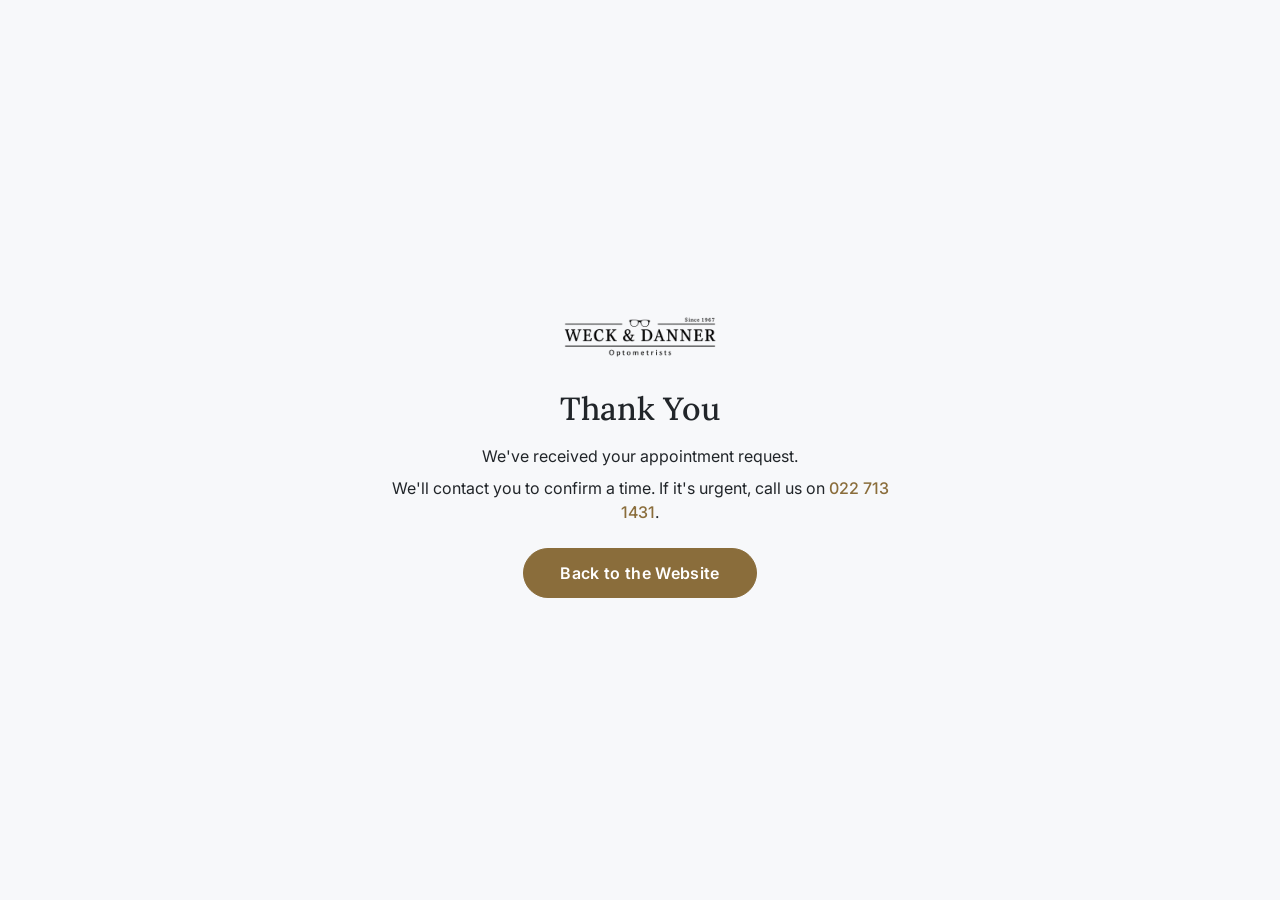
<file: thank-you.html>
<!DOCTYPE html>
<html lang="en">
<head>
  <meta charset="UTF-8">
  <meta name="viewport" content="width=device-width, initial-scale=1.0">
  <meta name="robots" content="noindex">
  <title>Thank You | Weck &amp; Danner Optometrists</title>

  <link rel="icon" href="media/favicon.png?v=3" type="image/png">

  <link href="https://cdn.jsdelivr.net/npm/bootstrap@5.3.8/dist/css/bootstrap.min.css" rel="stylesheet" integrity="sha384-sRIl4kxILFvY47J16cr9ZwB07vP4J8+LH7qKQnuqkuIAvNWLzeN8tE5YBujZqJLB" crossorigin="anonymous">
  <link rel="preconnect" href="https://fonts.googleapis.com">
  <link rel="preconnect" href="https://fonts.gstatic.com" crossorigin>
  <link href="https://fonts.googleapis.com/css2?family=Inter:wght@400;500;600&family=Lora:wght@500;600;700&display=swap" rel="stylesheet">
  <link rel="stylesheet" href="styles.css?v=5">
</head>

<body class="min-vh-100 d-flex align-items-center justify-content-center" style="background-color:#f7f8fa;">

  <main class="container text-center py-5" style="max-width: 560px;">
    <img src="media/weck-danner-logo.webp" id="thankslogo" alt="Weck &amp; Danner Optometrists" width="400" height="160" class="mb-4">
    <h1 class="h2 mb-3">Thank You</h1>
    <p class="mb-2">We've received your appointment request.</p>
    <p class="mb-4">We'll contact you to confirm a time. If it's urgent, call us on
      <a href="tel:+27227131431" class="contact-link">022 713 1431</a>.</p>
    <a href="/" class="btn-booking">Back to the Website</a>
  </main>

</body>
</html>
</file>
<file: styles.css>
html {
  scroll-behavior: smooth;
}

/* W&D Logos */
.navbar-brand img,
.footer-logo-tile img {
  height: 64px;
  width: auto;
}

/* Sticky nav: stop anchor links landing underneath it */
section[id] {
  scroll-margin-top: 90px; /* adjust to your navbar height */
}

@media (prefers-reduced-motion: reduce) {
  html {
    scroll-behavior: auto;
  }
}

/* Base body font */
body {
  font-family: "Inter", sans-serif;
}

/* Headings */
h1, h2, h3, h4, h5, h6 {
  font-family: "Lora", serif;
  font-weight: 600;
}

/* Navbar */

.navbar-nav .nav-link,
.navbar-contact a,
.navbar-contact-mobile a {
  font-family: "Inter", sans-serif;
  font-weight: 500;
}

.navbar-contact a,
.navbar-contact-mobile a {
  color: inherit;
  text-decoration: none;
}

/* Scrollspy: active section highlight (same effect on desktop and mobile) */

.navbar-nav .nav-link {
  position: relative;
}

.navbar-nav .nav-link::after {
  content: "";
  position: absolute;
  height: 2px;
  background-color: var(--bd-primary, #8a6d3b);
  transform: scaleX(0);
  transition: transform 0.25s ease, opacity 0.25s ease;
}

.navbar-nav .nav-link.active {
  color: var(--bd-primary, #8a6d3b);
}

.navbar-nav .nav-link.active::after {
  transform: scaleX(1);
}

/* Desktop: line spans the link */
@media (min-width: 992px) {
  .navbar-nav .nav-link::after {
    left: 0.5rem;
    right: 0.5rem;
    bottom: 0.25rem;
  }
}

/* Mobile: short centred bar under the text */
@media (max-width: 991.98px) {
  .navbar-nav .nav-link::after {
    left: 50%;
    width: 2.5rem;
    margin-left: -1.25rem;
    bottom: 0.5rem;
  }
}

/* Mouse only: half-strength preview line on hover */
@media (min-width: 992px) and (hover: hover) and (pointer: fine) {
  .navbar-nav .nav-link:hover::after {
    transform: scaleX(1);
    opacity: 0.5;
  }

  .navbar-nav .nav-link.active:hover::after {
    opacity: 1;
  }
}

/* Navbar overlay state (top of page, over carousel) */
.navbar {
  background-color: rgba(255, 255, 255, 0.7);
  backdrop-filter: blur(8px);
  -webkit-backdrop-filter: blur(8px); /* Safari support */
  transition: background-color 0.3s ease, box-shadow 0.3s ease;
}

/* Solid state: after scrolling past the carousel */
.navbar.navbar-solid {
  background-color: #ffffff;
  backdrop-filter: none;
  -webkit-backdrop-filter: none;
  border-bottom: 1px solid rgba(0, 0, 0, 0.12);
  box-shadow: 0 4px 16px rgba(0, 0, 0, 0.15);
}

/* Solid state: while the mobile menu is open or opening.
   Kept as its own rule so an older browser that doesn't understand :has()
   can't cancel the scroll rule above. */
.navbar:has(.navbar-collapse.show),
.navbar:has(.navbar-collapse.collapsing) {
  background-color: #ffffff;
  backdrop-filter: none;
  -webkit-backdrop-filter: none;
  border-bottom: 1px solid rgba(0, 0, 0, 0.12);
  box-shadow: 0 4px 16px rgba(0, 0, 0, 0.15);
}

@media (max-width: 991.98px) {
  .navbar-brand-toggle-wrap {
    display: grid;
    grid-template-columns: 1fr auto 1fr; /* left spacer | logo | toggler side */
    align-items: center;
    width: 100%;
    align-self: flex-start; /* stops the row shifting when the menu opens */
  }

  .navbar-brand-toggle-wrap .navbar-brand {
    grid-column: 2;
    margin: 0;
  }

  .navbar-toggler {
    grid-column: 3;
    justify-self: end;
    margin: 0 0.25rem 0 0;
  }

  /* Mobile menu links: full-width rows with bigger tap targets */
  .navbar-nav {
    margin-top: 0.75rem;
  }

  .navbar-nav .nav-link {
    padding: 0.9rem 1rem;
    text-align: center;
  }

  /* Tap feedback (touch screens don't have hover) */
  .navbar-nav .nav-link:active {
    background-color: rgba(138, 109, 59, 0.1);
    color: var(--bd-primary, #8a6d3b);
  }

  /* Phone and email links at the bottom of the menu */
  .navbar-contact-mobile {
    text-align: center;
    border-top: 1px solid rgba(0, 0, 0, 0.08);
    padding-top: 0.75rem;
  }

  .navbar-contact-mobile a {
    padding: 0.4rem 0;
  }
}


/* Carousel */

.carousel-item img {
  width: 100%;
  height: 80vh;
  max-height: 800px;
  object-fit: cover;
  -webkit-user-drag: none;
  user-select: none;
}

.carousel-caption-custom {
  position: absolute;
  top: 50%;
  left: 6%;
  transform: translateY(-50%);
  text-align: left;
  max-width: 380px;
  color: #ffffff;
  z-index: 2;
  pointer-events: none; /* so it doesn't block clicks on the image/indicators */
}

.carousel-caption-custom h5 {
  font-family: "Lora", serif;
  font-size: 1.7rem;
  font-weight: 600;
  margin-bottom: 0.4rem;
  text-shadow: 0 2px 6px rgba(0, 0, 0, 0.5);
}

.carousel-caption-custom p {
  font-family: "Inter", sans-serif;
  font-size: 1.1rem;
  font-weight: 400;
  margin: 0;
  text-shadow: 0 1px 4px rgba(0, 0, 0, 0.5);
}

.carousel-caption-overlay {
  position: absolute;
  top: 0;
  left: 0;
  width: 55%;
  height: 100%;
  background: linear-gradient(
    to right,
    rgba(0, 0, 0, 0.45) 0%,
    rgba(0, 0, 0, 0.25) 50%,
    rgba(0, 0, 0, 0) 100%
  );
  z-index: 1;
  pointer-events: none; /* so it doesn't block clicks on the image/indicators */
}

.carousel-caption-custom {
  z-index: 2; /* sits above the overlay */
}

/* Scale down on smaller screens */
@media (max-width: 767.98px) {
  .carousel-caption-custom {
    left: 5%;
    max-width: 80%;
  }
  .carousel-caption-custom h5 {
    font-size: 1.2rem;
  }
  .carousel-caption-custom p {
    font-size: 0.85rem;
  }
}

.carousel-indicators {
  bottom: 20px; /* lift slightly off the bottom edge */
}

.carousel-indicators [data-bs-target] {
  width: 12px;
  height: 12px;
  border-radius: 50%; /* circular dots instead of Bootstrap's thin bars */
  background-color: rgba(255, 255, 255, 0.6);
  border: none;
  margin: 0 6px;
  opacity: 1;
  transition: background-color 0.3s ease, transform 0.3s ease;
}

.carousel-indicators [data-bs-target]:hover {
  background-color: rgba(255, 255, 255, 0.9);
  transform: scale(1.15);
}

.carousel-indicators .active {
  background-color: #ffffff;
  transform: scale(1.3);
}

/* removes pointer events on carousel indicators for small screens to prevent accidental clicks when swiping */

@media (max-width: 767.98px) {
  .carousel-indicators [data-bs-target] {
    pointer-events: none;
  }
}

/* stats strip */

.stats-strip {
  background-color: #f7f8fa;
  border-top: 1px solid rgba(0,0,0,0.06);
}

.stat-icon {
  color: var(--bd-primary, #8a6d3b); /* tie this to your brand accent */
  opacity: 0.85;
}

.stats-strip .stat-number {
  letter-spacing: -0.02em;
  color: #1a1a1a;
}

.stats-strip .stat-label {
  letter-spacing: 0.08em;
  color: #6b7280;
}

/* divider between stat blocks */

.stats-strip .col {
  position: relative;
}

.stats-strip .col:not(:first-child)::before {
  content: "";
  position: absolute;
  left: 0;
  top: 20%;
  width: 1px;
  height: 60%;
  border-left: 1px solid rgba(0, 0, 0, 0.12);
}

/* dividers only when the stats sit side by side */
.stats-strip .col:not(:first-child)::before {
  display: none;
}

@media (min-width: 576px) {
  .stats-strip .col:not(:first-child)::before {
    display: block;
  }
}

/* About section */
.about-section {
  background-color: #f7f8fa;
}

.about-img {
  width: 100%;
  object-fit: cover;
  max-height: 480px;
}

/* Trust Row */

.about-trust-caption {
  font-family: "Inter", sans-serif;
  font-weight: 500;
  font-size: 0.95rem;
  color: #1a1a1a;
}

.about-kicker {
  font-size: 0.85rem;
  font-weight: 600;
  letter-spacing: 0.08em;
  text-transform: uppercase;
  color: var(--bd-primary, #8a6d3b);
  margin-bottom: 0.5rem;
}

/* reviews button */

.reviews-google-link {
  display: inline-flex;
  align-items: center;
  justify-content: center;
  width: 44px;
  height: 44px;
  border: 1px solid var(--bd-primary, #8a6d3b);
  border-radius: 50%;
  color: var(--bd-primary, #8a6d3b);
  font-size: 1.1rem;
  text-decoration: none;
  transition: background-color 0.2s ease, color 0.2s ease;
}

@media (hover: hover) and (pointer: fine) {
  .reviews-google-link:hover {
    background-color: var(--bd-primary, #8a6d3b);
    color: #ffffff;
  }
}

/* Reviews section animations */

.reviews-marquee {
  overflow-x: auto;
  width: 100%;
  scrollbar-width: none;        /* Firefox */
}

.reviews-marquee::-webkit-scrollbar {
  display: none;                /* Safari and Chrome */
}

.reviews-track {
  display: flex;
  gap: 1.5rem;
  padding-right: 1.5rem;
  width: max-content;
}

.review-card {
  width: 300px; 
  flex: 0 0 300px;
  background-color: #f7f8fa;
  border-radius: 1rem;
  padding: 1.5rem;
  border: 1px solid rgba(0, 0, 0, 0.06);
}

.review-stars {
  color: var(--bd-primary, #8a6d3b);
  font-size: 0.9rem;
  margin-bottom: 0.75rem;
}

.review-quote {
  font-family: "Inter", sans-serif;
  font-size: 0.95rem;
  color: #333;
  margin-bottom: 1rem;
}

.review-author {
  font-family: "Lora", serif;
  font-weight: 600;
  font-size: 0.9rem;
  color: #1a1a1a;
  margin: 0;
}

/* appointment CTA  */

.btn-booking {
  display: inline-block;
  font-family: "Inter", sans-serif;
  font-size: 1rem;
  font-weight: 600;
  letter-spacing: 0.02em;
  color: #ffffff;
  background-color: var(--bd-primary, #8a6d3b);
  border: 1px solid var(--bd-primary, #8a6d3b);
  border-radius: 2rem;
  padding: 0.75rem 2.25rem;
  text-decoration: none;
  transition: background-color 0.2s ease, transform 0.15s ease;
}

@media (hover: hover) and (pointer: fine) {
  .btn-booking:hover {
    background-color: #6f5730; /* slightly darker shade of the brand accent */
    color: #ffffff;
  }
}

.btn-booking:active {
  transform: scale(0.97);
}

/* Services section */

.services-section {
  background-color: #ffffff;
}

.services-intro {
  max-width: 640px;
  margin-left: auto;
  margin-right: auto;
  color: #6b7280;
}

.service-card {
  position: relative;
  overflow: hidden;
  height: 100%;
  background-color: #f7f8fa;
  border: 1px solid rgba(0, 0, 0, 0.06);
  border-radius: 1rem;
  padding: 1.75rem;
  box-shadow: 0 2px 8px rgba(0, 0, 0, 0.05);
  transition: transform 0.2s ease, box-shadow 0.2s ease;
}

.service-card::before {
  content: "";
  position: absolute;
  top: 0;
  left: 0;
  right: 0;
  height: 3px;
  background-color: var(--bd-primary, #8a6d3b);
}

.service-icon {
  width: 56px;
  height: 56px;
  display: flex;
  align-items: center;
  justify-content: center;
  border-radius: 50%;
  background-color: rgba(138, 109, 59, 0.1);
  color: var(--bd-primary, #8a6d3b);
  font-size: 1.5rem;
  margin-bottom: 1rem;
}

.service-card h3 {
  font-size: 1.25rem;
  margin-bottom: 0.6rem;
}

.service-card p {
  font-size: 0.95rem;
  color: #4b5563;
  margin: 0;
}

@media (hover: hover) and (pointer: fine) {
  .service-card:hover {
    transform: translateY(-4px);
    box-shadow: 0 8px 20px rgba(0, 0, 0, 0.08);
  }
}

/* equipment strip */

.equipment-img {
  width: 100%;
  height: auto;
  aspect-ratio: 3 / 2;
  object-fit: cover;
  border-radius: 1rem;
}

.equipment-caption {
  font-size: 0.9rem;
  color: #6b7280;
  margin-top: 0.75rem;
  text-align: center;
}

/* Lenses section */

.lenses-section {
  background-color: #f7f8fa;
}

.lenses-intro {
  max-width: 640px;
  color: #4b5563;
}

.lens-type-card {
  background-color: #ffffff;
  border-radius: 1rem;
  padding: 2rem;
  border-top: 4px solid var(--bd-primary, #8a6d3b);
  box-shadow: 0 2px 8px rgba(0, 0, 0, 0.05);
  transition: transform 0.2s ease, box-shadow 0.2s ease;
}

.lens-type-card h3 {
  margin: 1rem 0 1.25rem;
  font-size: 1.35rem;
}

.lens-list {
  list-style: none;
  padding: 0;
  margin: 0;
}

.lens-list li {
  position: relative;
  padding-left: 1.5rem;
  margin-bottom: 0.75rem;
  font-family: "Inter", sans-serif;
  color: #333;
}

.lens-list li::before {
  content: "";
  position: absolute;
  left: 0;
  top: 0.5em;
  width: 8px;
  height: 8px;
  border-radius: 50%;
  background-color: var(--bd-primary, #8a6d3b);
}

/* safety callout */

.safety-callout {
  max-width: 640px;
  margin-left: auto;
  margin-right: auto;
  padding: 1.5rem;
  background-color: #ffffff;
  border-radius: 1rem;
  box-shadow: 0 2px 8px rgba(0, 0, 0, 0.05);
  color: #4b5563;
}

/* Brand logo strip */

.brand-logo-card {
  background-color: #ffffff;
  border-radius: 0.75rem;
  height: 90px;
  padding: 1rem;
  display: flex;
  align-items: center;
  justify-content: center;
  box-shadow: 0 2px 8px rgba(0, 0, 0, 0.05);
  transition: transform 0.2s ease, box-shadow 0.2s ease;
}


.brand-logo-card img {
  max-height: 50px;
  max-width: 100%;
  width: auto;
  object-fit: contain;
}

@media (hover: hover) and (pointer: fine) {
  .lens-type-card:hover,
  .brand-logo-card:hover {
    transform: translateY(-4px);
    box-shadow: 0 8px 20px rgba(0, 0, 0, 0.08);
  }
}

/* Frames section */

.frames-section {
  background-color: #ffffff;
}

.frame-feature-img {
  width: 100%;
  object-fit: cover;
}

/* Care section */

.care-section {
  background-color: #f7f8fa;
}

.care-intro {
  max-width: 640px;
  color: #4b5563;
}

/* Photos: fixed crop so they never dominate the layout */
.care-img-portrait {
  width: 100%;
  aspect-ratio: 4 / 5;
  object-fit: cover;
  object-position: center 30%; /* keeps the boxes in frame */
}

/* Cards */
.care-card {
  background-color: #ffffff;
  border-radius: 1rem;
  border-top: 4px solid var(--bd-primary, #8a6d3b);
  padding: 1.75rem 1.5rem;
  box-shadow: 0 2px 8px rgba(0, 0, 0, 0.05);
  transition: transform 0.2s ease, box-shadow 0.2s ease;
}

@media (hover: hover) and (pointer: fine) {
  .care-card:hover {
    transform: translateY(-4px);
    box-shadow: 0 8px 20px rgba(0, 0, 0, 0.08);
  }
}

.care-card-title {
  font-size: 1.15rem;
  margin: 0.75rem 0 0.5rem;
}

.care-card-text {
  font-size: 0.95rem;
  color: #4b5563;
  margin: 0;
}

/* Brand + CTA */
.care-brand-label {
  font-size: 0.85rem;
  font-weight: 600;
  letter-spacing: 0.08em;
  text-transform: uppercase;
  color: #6b7280;
  margin-bottom: 0.75rem;
}

.care-brand-row {
  max-width: 720px;
}

.care-cta-text {
  color: #4b5563;
}

/* Medical aid & payment section */

.medical-section {
  background-color: #ffffff;
  border-bottom: 1px solid rgba(0, 0, 0, 0.06); /* separates it from Contact, which is also white */
}

.medical-intro {
  max-width: 640px;
  color: #4b5563;
}

/* List flows into columns: 2 on phones, 3 on tablets, 4 on desktop */
.medical-list {
  list-style: none;
  padding: 0;
  margin: 0 auto;
  max-width: 960px;
  column-count: 2;
  column-gap: 1.5rem;
}

@media (min-width: 768px) {
  .medical-list { column-count: 3; }
}

@media (min-width: 992px) {
  .medical-list { column-count: 4; }
}

.medical-list li {
  break-inside: avoid; /* stops a long name splitting across two columns */
  display: flex;
  gap: 0.5rem;
  align-items: flex-start;
  padding: 0.35rem 0;
  font-size: 0.95rem;
  color: #1a1a1a;
}

.medical-list i {
  color: var(--bd-primary, #8a6d3b);
  flex-shrink: 0;
}

.medical-note {
  max-width: 640px;
  font-size: 0.85rem;
  color: #6b7280;
}

/* Payment card */
.payment-card {
  max-width: 720px;
  background-color: #f7f8fa;
  border-radius: 1rem;
  border-top: 4px solid var(--bd-primary, #8a6d3b);
  padding: 1.75rem 1.5rem;
  box-shadow: 0 2px 8px rgba(0, 0, 0, 0.05);
}

.payment-title {
  font-size: 1.15rem;
  margin-bottom: 1rem;
}

.payment-options {
  display: flex;
  flex-wrap: wrap;
  justify-content: center;
  gap: 0.75rem;
}

.payment-text {
  color: #4b5563;
  font-size: 0.95rem;
}

.pay-pill {
  display: inline-flex;
  align-items: center;
  justify-content: center;
  gap: 0.5rem;
  min-width: 140px; /* same width for all four */
  height: 48px;     /* same height for all four */
  padding: 0 1.25rem;
  background-color: #ffffff;
  border: 1px solid rgba(0, 0, 0, 0.1);
  border-radius: 999px;
  font-size: 0.95rem;
  font-weight: 500;
  color: #1a1a1a;
}

.pay-pill img {
  height: 18px;
  width: auto;
}

/* Contact section */

.contact-section {
  background-color: #ffffff;
}

.contact-intro {
  max-width: 560px;
  color: #4b5563;
}

/* Map */
.contact-map {
  display: block;
  width: 100%;
  height: 320px;
  border: 0;
  border-radius: 1rem;
  box-shadow: 0 2px 8px rgba(0, 0, 0, 0.08);
}

/* Details */
.contact-item {
  display: flex;
  gap: 1rem;
  align-items: flex-start;
  margin-bottom: 1.25rem;
}

.contact-item > i {
  font-size: 1.4rem;
  line-height: 1.2;
}

.contact-item-title {
  font-size: 1.05rem;
  margin: 0 0 0.25rem;
}

.contact-item-text {
  color: #4b5563;
}

.contact-link {
  color: var(--bd-primary, #8a6d3b);
  text-decoration: none;
  font-weight: 500;
  overflow-wrap: anywhere; /* stops the long email causing sideways scroll on small phones */
}

@media (hover: hover) and (pointer: fine) {
  .contact-link:hover {
    text-decoration: underline;
  }
}

/* Form card */
.contact-form-card {
  background-color: #f7f8fa;
  border-radius: 1rem;
  border-top: 4px solid var(--bd-primary, #8a6d3b);
  padding: 2rem 1.5rem;
  box-shadow: 0 2px 8px rgba(0, 0, 0, 0.05);
}

.contact-form-card .form-label {
  font-size: 0.9rem;
  font-weight: 500;
  color: #1a1a1a;
}

.contact-optional {
  font-weight: 400;
  color: #6b7280;
}

.contact-form-card .form-control,
.contact-form-card .form-select {
  padding: 0.7rem 0.9rem;
  border-radius: 0.6rem;
}

/* Brand-coloured focus ring instead of Bootstrap's default blue */
.contact-form-card .form-control:focus,
.contact-form-card .form-select:focus {
  border-color: var(--bd-primary, #8a6d3b);
  box-shadow: 0 0 0 0.2rem rgba(138, 109, 59, 0.2);
}

.contact-form-card .btn-booking {
  width: 100%;
  cursor: pointer;
}

.contact-note {
  font-size: 0.85rem;
  color: #6b7280;
  text-align: center;
}

.contact-form-card .form-control::placeholder {
  color: #6b7280;
  font-size: 0.9rem;
  font-style: italic;
}

/* Footer (dark) */

.site-footer {
  --footer-accent: #c9a96e; /* lighter tint of the brand gold, readable on dark */
  background-color: #1a1a1a;
  border-top: 4px solid var(--bd-primary, #8a6d3b);
  color: #d1d5db;
}

/* White tile so the logo stays unchanged */
.footer-logo-tile {
  display: inline-block;
  background-color: #ffffff;
  padding: 0.5rem 0.9rem;
  border-radius: 0.75rem;
  line-height: 0;
}

.footer-tagline {
  max-width: 280px;
  margin-bottom: 1rem;
}

.footer-heading {
  font-family: "Inter", sans-serif;
  font-size: 0.85rem;
  font-weight: 600;
  letter-spacing: 0.08em;
  text-transform: uppercase;
  color: var(--footer-accent);
  margin-bottom: 1rem;
}

/* Icons in the contact list */
.site-footer .stat-icon {
  color: var(--footer-accent);
  opacity: 1;
}

/* Facebook: its official blue */
.footer-social .social-facebook {
  color: #1877f2;
  border-color: #1877f2;
}

/* Instagram: gradient painted inside the icon shape */
.footer-social .social-instagram {
  border-color: #e4405f;
}

.footer-social .social-instagram i {
  background: linear-gradient(45deg, #feda75, #fa7e1e, #d62976, #962fbf, #4f5bd5);
  -webkit-background-clip: text;
  background-clip: text;
  -webkit-text-fill-color: transparent;
  color: transparent;
}

/* Hover: fill with a brand colour, icon goes white */
@media (hover: hover) and (pointer: fine) {
  .footer-social .social-facebook:hover {
    background-color: #1877f2;
    color: #ffffff;
  }

  .footer-social .social-instagram:hover {
    background-color: #e4405f;
  }

  .footer-social .social-instagram:hover i {
    background: none;
    -webkit-text-fill-color: #ffffff;
    color: #ffffff;
  }
}

.footer-social a {
  display: inline-flex;
  align-items: center;
  justify-content: center;
  width: 40px;
  height: 40px;
  border: 1px solid var(--footer-accent);
  border-radius: 50%;
  color: var(--footer-accent);
  font-size: 1.1rem;
  text-decoration: none;
  transition: background-color 0.2s ease, color 0.2s ease;
}

/* Quick links + contact + legal */
.footer-links li {
  margin-bottom: 0.5rem;
}

.footer-links a,
.footer-contact a,
.footer-legal a {
  color: #d1d5db;
  text-decoration: none;
  overflow-wrap: anywhere;
}

.footer-contact li {
  display: flex;
  gap: 0.75rem;
  align-items: flex-start;
  margin-bottom: 0.75rem;
}

.footer-contact i {
  margin-top: 0.15rem;
}

@media (hover: hover) and (pointer: fine) {
  .footer-social a:hover {
    background-color: var(--footer-accent);
    color: #1a1a1a;
  }

  .footer-links a:hover,
  .footer-contact a:hover,
  .footer-legal a:hover,
  .dev-credit a:hover {
    color: var(--footer-accent);
    text-decoration: underline;
  }
}

/* Bottom bar */
.footer-bottom {
  border-top: 1px solid rgba(255, 255, 255, 0.12);
  font-size: 0.85rem;
  color: #9ca3af;
}

.footer-legal {
  display: flex;
  flex-wrap: wrap;
  justify-content: center;
  gap: 0.5rem 1.5rem;
}

@media (min-width: 992px) {
  .footer-legal {
    justify-content: flex-end;
  }
}

/* Developer credit */
.dev-credit {
  gap: 0.5rem;
  font-size: 0.8rem;
}

.dev-credit img {
  border-radius: 0.5rem;
}

.dev-credit a {
  color: #d1d5db;
  font-weight: 500;
}

/* Whatsapp logo floating button styles  */

.whatsapp-float {
  position: fixed;
  right: 1rem;
  bottom: calc(1rem + env(safe-area-inset-bottom));
  z-index: 1020;
  width: 56px;
  height: 56px;
  display: flex;
  align-items: center;
  justify-content: center;
  border-radius: 50%;
  background-color: #25d366;
  color: #ffffff;
  font-size: 1.9rem;
  text-decoration: none;
  box-shadow: 0 4px 14px rgba(0, 0, 0, 0.25);
  transition: transform 0.15s ease;
}

.whatsapp-float:active {
  transform: scale(0.94);
}

@media (hover: hover) and (pointer: fine) {
  .whatsapp-float:hover {
    transform: scale(1.08);
    color: #ffffff;
  }
}

/* Thank you page */

#thankslogo{
  height: 64px;
  width: auto;
}

/* Animations */

/* ===== Scroll reveal animations ===== */
.js-reveal .reveal {
  opacity: 0;
  transform: translateY(24px);
  transition: opacity 0.6s ease, transform 0.6s ease;
  transition-delay: var(--reveal-delay, 0s);
}

.js-reveal .reveal-left  { transform: translateX(-32px); }
.js-reveal .reveal-right { transform: translateX(32px); }

.js-reveal .reveal.is-visible {
  opacity: 1;
  transform: none;
}

/* stop the side slide-ins causing a horizontal scrollbar */
.frames-section {
  overflow-x: clip;
}
</file>
